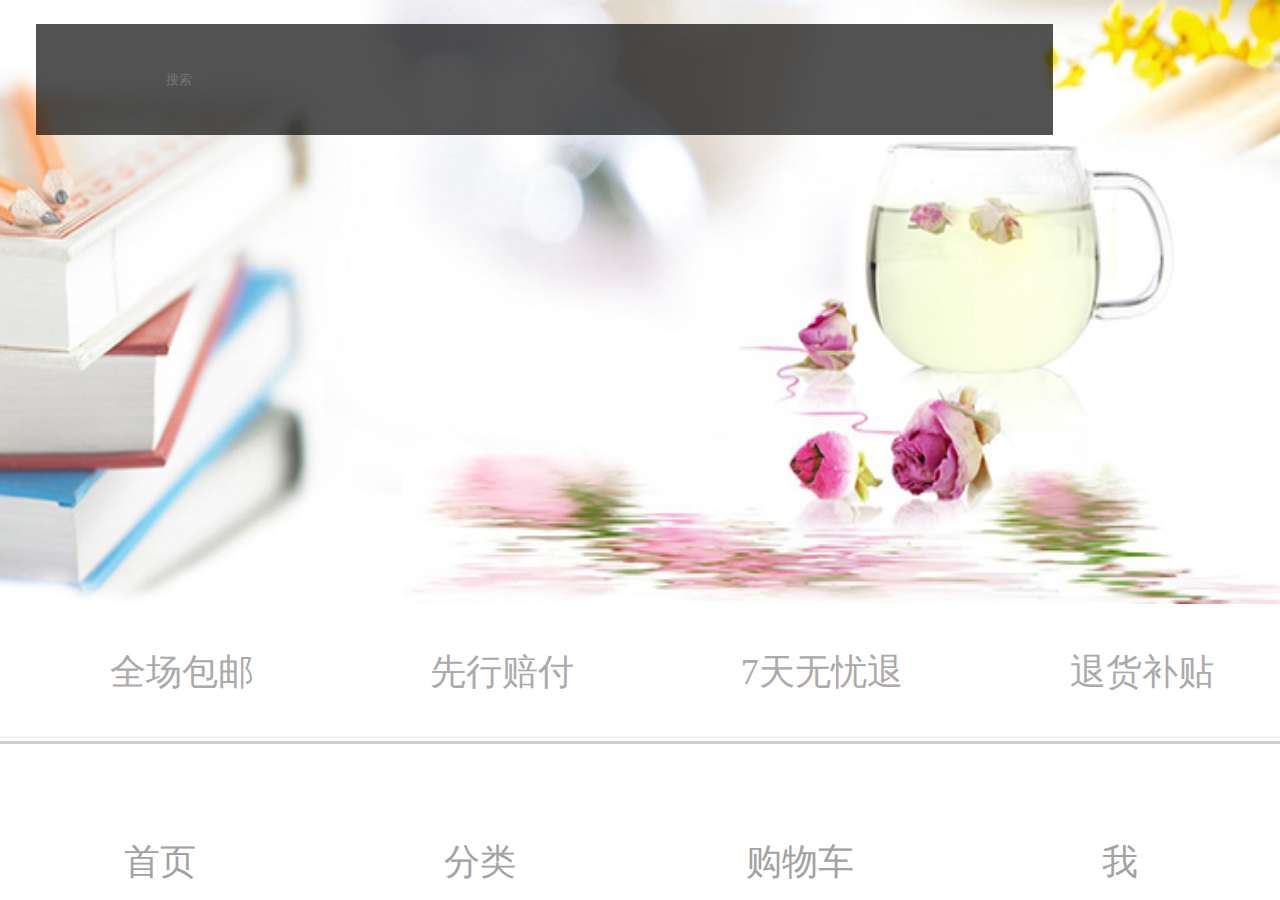
<file: index.html>
<!doctype html>
<html lang="en">
<head>
    <meta charset="UTF-8">
    <meta name="viewport"
          content="width=device-width, user-scalable=no, initial-scale=1.0, maximum-scale=1.0, minimum-scale=1.0">
    <meta http-equiv="X-UA-Compatible" content="ie=edge">
    <title>Document</title>
    <link rel="stylesheet" href="css/index.css">
    <link rel="stylesheet" href="css/public.css">
    <script src="js/rem.js"></script>
</head>
<body>
    <header>
        <!--banner-->
        <div class="banner">
            <img src="img/banner1.jpg" alt="">
        </div>
        <div class="sousuo">
            <div class="search_box">
                <span class="search_icon">&#xe65a;</span>
                <span class="code_icon">&#xe685;</span>
                <input type="text" class="search" placeholder="搜索">
            </div>
            <span class="message">&#xe79f;</span>
        </div>
        <div class="service">
            <span class="service_item"><i>&#xe72c;</i><em>全场包邮</em></span>
            <span class="service_item"><i>&#xe72b;</i><em>先行赔付</em></span>
            <span class="service_item"><i>&#xe71a;</i><em>7天无忧退</em></span>
            <span class="service_item"><i>&#xe72c;</i><em>退货补贴</em></span>
        </div>
    </header>
    <main class="content">
        <!--直播特卖-->
        <div class="temai_box">
            <ul>
                <li>
                    <div class="temai_top"><img src="img/touxiang.jpg" alt=""></div>
                    <span>直播特卖</span>
                </li>
                <li>
                    <div class="temai_top"><img src="img/touxiang.jpg" alt=""></div>
                    <span>网红上新</span>
                </li>
                <li>
                    <div class="temai_top"><img src="img/touxiang.jpg" alt=""></div>
                    <span>大家都在买</span>
                </li>
                <li>
                    <div class="temai_top"><img src="img/touxiang.jpg" alt=""></div>
                    <span>好物推荐</span>
                </li>
            </ul>
        </div>
        <!--限时秒杀-->
        <div class="miaosha_box">
            <div class="miaosha_top">
                <span class="miaosha_left">&#xe721; <i>限时秒杀</i></span>
                <span class="miaosha_right">每日12点  16点  22点整点秒杀</span>
            </div>
            <div class="miaosha_bottom">
                <img src="img/ms1.png" alt="" class="miaosha_left_tu">
                <img src="img/ms2.png" alt="" class="miaosha_right_tu">
            </div>
        </div>
        <!--正在流行-->
        <div class="liuxing_box">
            <div class="liuxing_top">
                <span class="liuxing_left">&#xe721; <i>正在流行</i></span>
                <span class="liuxing_right">查看更多 <i>&#xe64d;</i></span>
            </div>
            <div class="liuxing_bottom">
                <div class="liuxing_item_box">
                    <ul>
                        <li>
                            <div class="liuxing_item_imgBox">
                                <img src="img/touxiang.jpg" alt="" class="liuxing_item_img">
                            </div>
                            <div class="liuxing_item_desc">人气网红美裙</div>
                        </li>
                        <li>
                            <div class="liuxing_item_imgBox">
                                <img src="img/touxiang.jpg" alt="" class="liuxing_item_img">
                            </div>
                            <div class="liuxing_item_desc">人气网红美裙</div>
                        </li>
                        <li>
                            <div class="liuxing_item_imgBox">
                                <img src="img/touxiang.jpg" alt="" class="liuxing_item_img">
                            </div>
                            <div class="liuxing_item_desc">人气网红美裙</div>
                        </li>
                        <li>
                            <div class="liuxing_item_imgBox">
                                <img src="img/touxiang.jpg" alt="" class="liuxing_item_img">
                            </div>
                            <div class="liuxing_item_desc">人气网红美裙</div>
                        </li>
                        <li>
                            <div class="liuxing_item_imgBox">
                                <img src="img/touxiang.jpg" alt="" class="liuxing_item_img">
                            </div>
                            <div class="liuxing_item_desc">人气网红美裙</div>
                        </li>
                        <li>
                            <div class="liuxing_item_imgBox">
                                <img src="img/touxiang.jpg" alt="" class="liuxing_item_img">
                            </div>
                            <div class="liuxing_item_desc">人气网红美裙</div>
                        </li>
                        <li>
                            <div class="liuxing_item_imgBox">
                                <img src="img/touxiang.jpg" alt="" class="liuxing_item_img">
                            </div>
                            <div class="liuxing_item_desc">人气网红美裙</div>
                        </li>
                        <li>
                            <div class="liuxing_item_imgBox">
                                <img src="img/touxiang.jpg" alt="" class="liuxing_item_img">
                            </div>
                            <div class="liuxing_item_desc">人气网红美裙</div>
                        </li>
                        <li>
                            <div class="liuxing_item_imgBox">
                                <img src="img/touxiang.jpg" alt="" class="liuxing_item_img">
                            </div>
                            <div class="liuxing_item_desc">人气网红美裙</div>
                        </li>
                    </ul>
                    <div class="pagers_box">
                        <div class="pager"></div>
                        <div class="pager"></div>
                        <div class="pager"></div>
                        <div class="pager"></div>
                        <div class="pager"></div>
                    </div>
                </div>
            </div>
        </div>
        <!--流行单品-->
        <div class="fashion_box">
            <div class="fashion_top">
                <span class="fashion_top_wenzi">
                    &#xe701; <i>流行单品</i>
                </span>
            </div>
            <div class="fashion_bottom">
                <a href="detail.html"><div class="fashion_item">
                    <img src="img/l1.png" alt="">
                    <div class="fashion_desc">
                        <div class="fashion_biaoqian">
                            <div class="fashion_biaoqian_item">T恤</div>
                            <div class="fashion_biaoqian_item">半袖上衣</div>
                            <div class="fashion_biaoqian_item">心机</div>
                            <div class="fashion_biaoqian_item">后背镂空</div>
                            <div class="fashion_biaoqian_item">宽松</div>
                            <div class="fashion_biaoqian_item">中长款</div>
                            <div class="fashion_biaoqian_item">时尚</div>
                        </div>
                        <div class="fashion_price_box">
                            <span class="fashion_price">￥ <i>49.00</i></span>
                            <span class="fashion_shoucang">0 <i></i></span>
                        </div>
                    </div>
                </div></a>
                <div class="fashion_item">
                    <img src="img/l1.png" alt="">
                    <div class="fashion_desc">
                        <div class="fashion_biaoqian">
                            <div class="fashion_biaoqian_item">T恤</div>
                            <div class="fashion_biaoqian_item">半袖上衣</div>
                            <div class="fashion_biaoqian_item">心机</div>
                            <div class="fashion_biaoqian_item">后背镂空</div>
                            <div class="fashion_biaoqian_item">宽松</div>
                            <div class="fashion_biaoqian_item">中长款</div>
                            <div class="fashion_biaoqian_item">时尚</div>
                        </div>
                        <div class="fashion_price_box">
                            <span class="fashion_price">￥ <i>49.00</i></span>
                            <span class="fashion_shoucang">0 <i></i></span>
                        </div>
                    </div>
                </div>
                <div class="fashion_item">
                    <img src="img/l1.png" alt="">
                    <div class="fashion_desc">
                        <div class="fashion_biaoqian">
                            <div class="fashion_biaoqian_item">T恤</div>
                            <div class="fashion_biaoqian_item">半袖上衣</div>
                            <div class="fashion_biaoqian_item">心机</div>
                            <div class="fashion_biaoqian_item">后背镂空</div>
                            <div class="fashion_biaoqian_item">宽松</div>
                            <div class="fashion_biaoqian_item">中长款</div>
                            <div class="fashion_biaoqian_item">时尚</div>
                        </div>
                        <div class="fashion_price_box">
                            <span class="fashion_price">￥ <i>49.00</i></span>
                            <span class="fashion_shoucang">0 <i></i></span>
                        </div>
                    </div>
                </div>
                <div class="fashion_item">
                    <img src="img/l1.png" alt="">
                    <div class="fashion_desc">
                        <div class="fashion_biaoqian">
                            <div class="fashion_biaoqian_item">T恤</div>
                            <div class="fashion_biaoqian_item">半袖上衣</div>
                            <div class="fashion_biaoqian_item">心机</div>
                            <div class="fashion_biaoqian_item">后背镂空</div>
                            <div class="fashion_biaoqian_item">宽松</div>
                            <div class="fashion_biaoqian_item">中长款</div>
                            <div class="fashion_biaoqian_item">时尚</div>
                        </div>
                        <div class="fashion_price_box">
                            <span class="fashion_price">￥ <i>49.00</i></span>
                            <span class="fashion_shoucang">0 <i></i></span>
                        </div>
                    </div>
                </div>
                <div class="fashion_item">
                    <img src="img/l1.png" alt="">
                    <div class="fashion_desc">
                        <div class="fashion_biaoqian">
                            <div class="fashion_biaoqian_item">T恤</div>
                            <div class="fashion_biaoqian_item">半袖上衣</div>
                            <div class="fashion_biaoqian_item">心机</div>
                            <div class="fashion_biaoqian_item">后背镂空</div>
                            <div class="fashion_biaoqian_item">宽松</div>
                            <div class="fashion_biaoqian_item">中长款</div>
                            <div class="fashion_biaoqian_item">时尚</div>
                        </div>
                        <div class="fashion_price_box">
                            <span class="fashion_price">￥ <i>49.00</i></span>
                            <span class="fashion_shoucang">0 <i></i></span>
                        </div>
                    </div>
                </div>
                <div class="fashion_item">
                    <img src="img/l1.png" alt="">
                    <div class="fashion_desc">
                        <div class="fashion_biaoqian">
                            <div class="fashion_biaoqian_item">T恤</div>
                            <div class="fashion_biaoqian_item">半袖上衣</div>
                            <div class="fashion_biaoqian_item">心机</div>
                            <div class="fashion_biaoqian_item">后背镂空</div>
                            <div class="fashion_biaoqian_item">宽松</div>
                            <div class="fashion_biaoqian_item">中长款</div>
                            <div class="fashion_biaoqian_item">时尚</div>
                        </div>
                        <div class="fashion_price_box">
                            <span class="fashion_price">￥ <i>49.00</i></span>
                            <span class="fashion_shoucang">0 <i></i></span>
                        </div>
                    </div>
                </div>
                <div class="fashion_item">
                    <img src="img/l1.png" alt="">
                    <div class="fashion_desc">
                        <div class="fashion_biaoqian">
                            <div class="fashion_biaoqian_item">T恤</div>
                            <div class="fashion_biaoqian_item">半袖上衣</div>
                            <div class="fashion_biaoqian_item">心机</div>
                            <div class="fashion_biaoqian_item">后背镂空</div>
                            <div class="fashion_biaoqian_item">宽松</div>
                            <div class="fashion_biaoqian_item">中长款</div>
                            <div class="fashion_biaoqian_item">时尚</div>
                        </div>
                        <div class="fashion_price_box">
                            <span class="fashion_price">￥ <i>49.00</i></span>
                            <span class="fashion_shoucang">0 <i></i></span>
                        </div>
                    </div>
                </div>
                <div class="fashion_item">
                    <img src="img/l1.png" alt="">
                    <div class="fashion_desc">
                        <div class="fashion_biaoqian">
                            <div class="fashion_biaoqian_item">T恤</div>
                            <div class="fashion_biaoqian_item">半袖上衣</div>
                            <div class="fashion_biaoqian_item">心机</div>
                            <div class="fashion_biaoqian_item">后背镂空</div>
                            <div class="fashion_biaoqian_item">宽松</div>
                            <div class="fashion_biaoqian_item">中长款</div>
                            <div class="fashion_biaoqian_item">时尚</div>
                        </div>
                        <div class="fashion_price_box">
                            <span class="fashion_price">￥ <i>49.00</i></span>
                            <span class="fashion_shoucang">0 <i></i></span>
                        </div>
                    </div>
                </div>
            </div>
        </div>
    </main>
    <footer>
        <ul class="site">
            <li>
                <a href="index.html">
                    <span class="site_icon">&#xe646;</span>
                    <span class="site_wenzi">首页</span>
                </a>
            </li>
            <li>
                <a href="fenlei.html">
                    <span class="site_icon">&#xe71c;</span>
                    <span class="site_wenzi">分类</span>
                </a>
            </li>
            <li>
                <a href="cart.html">
                    <span class="site_icon">&#xe70b;</span>
                    <span class="site_wenzi">购物车</span>
                </a>
            </li>
            <li>
                <a href="myinfo.html">
                    <span class="site_icon">&#xe729;</span>
                    <span class="site_wenzi">我</span>
                </a>
            </li>
        </ul>
    </footer>
</body>
</html>
</file>
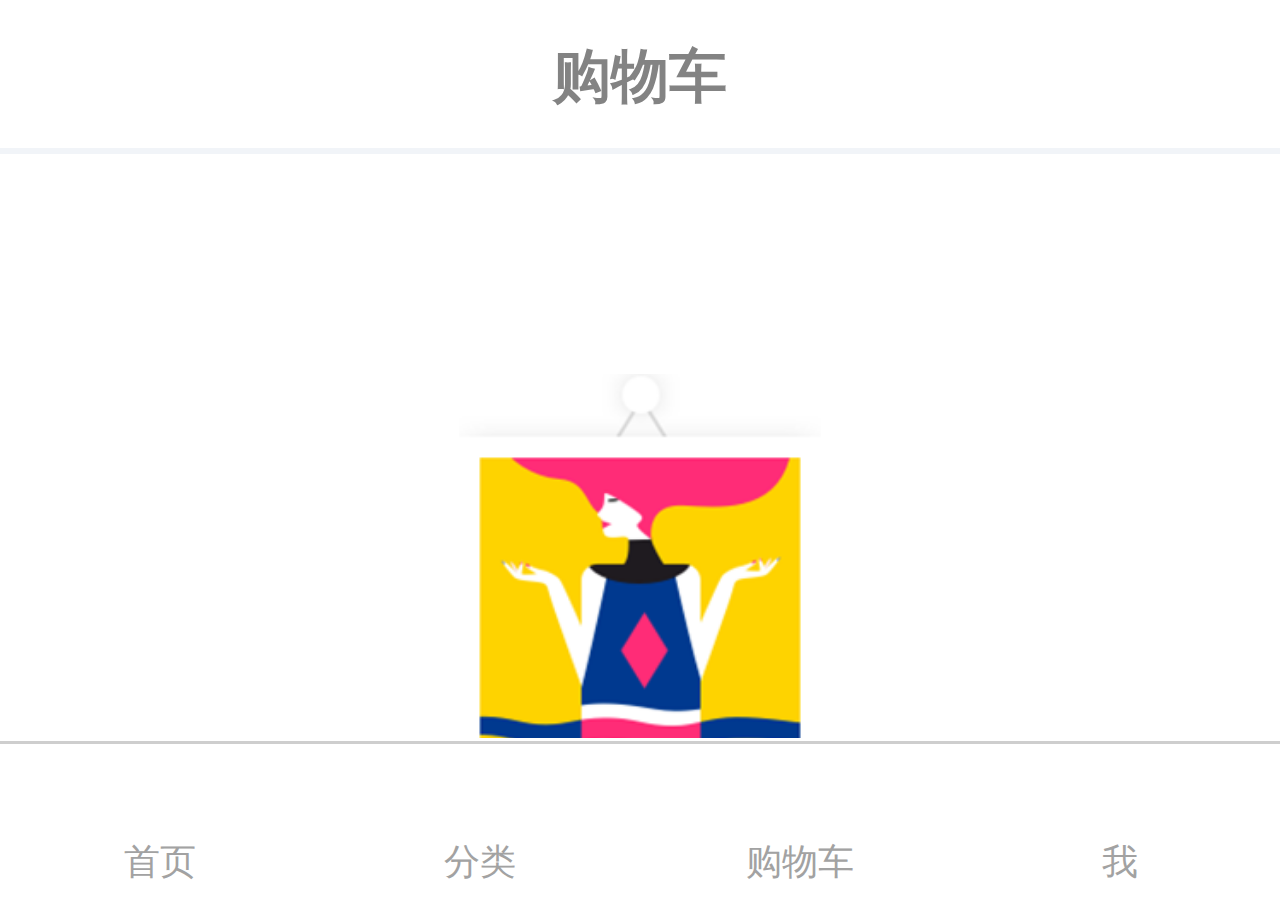
<file: cart.html>
<!doctype html>
<html lang="en">
<head>
    <meta charset="UTF-8">
    <meta name="viewport"
          content="width=device-width, user-scalable=no, initial-scale=1.0, maximum-scale=1.0, minimum-scale=1.0">
    <meta http-equiv="X-UA-Compatible" content="ie=edge">
    <title>Document</title>
    <link rel="stylesheet" href="css/cart.css">
    <link rel="stylesheet" href="css/public.css">
    <script src="js/rem.js"></script>
</head>
<body>
    <header>购物车</header>
    <main class="content">
        <section class="cart">
            <div class="cart_top">
                <img src="img/cart.png" alt="">
                <h2>购物车空空如也</h2>
            </div>
            <div class="cart_bottom">随便逛逛</div>
        </section>
        <section class="favor">
            <h1>猜你喜欢</h1>
            <div class="favor_list">
                <div class="favor_item">
                    <img src="img/favor.png" alt="">
                    <div class="favor_desc">
                        <h2>韩版宽松中长款撞色呢子外套</h2>
                        <div class="favor_about">
                            <span class="favor_price">￥ <i>249.00</i></span>
                            <span class="favor_shoucang">656 <i>&#xe6ab;</i></span>
                        </div>
                    </div>
                </div>
                <div class="favor_item">
                    <img src="img/favor.png" alt="">
                    <div class="favor_desc">
                        <h2>韩版宽松中长款撞色呢子外套</h2>
                        <div class="favor_about">
                            <span class="favor_price">￥ <i>249.00</i></span>
                            <span class="favor_shoucang">656 <i>&#xe6ab;</i></span>
                        </div>
                    </div>
                </div>
                <div class="favor_item">
                    <img src="img/favor.png" alt="">
                    <div class="favor_desc">
                        <h2>韩版宽松中长款撞色呢子外套</h2>
                        <div class="favor_about">
                            <span class="favor_price">￥ <i>249.00</i></span>
                            <span class="favor_shoucang">656 <i>&#xe6ab;</i></span>
                        </div>
                    </div>
                </div>
                <div class="favor_item">
                    <img src="img/favor.png" alt="">
                    <div class="favor_desc">
                        <h2>韩版宽松中长款撞色呢子外套</h2>
                        <div class="favor_about">
                            <span class="favor_price">￥ <i>249.00</i></span>
                            <span class="favor_shoucang">656 <i>&#xe6ab;</i></span>
                        </div>
                    </div>
                </div>
                <div class="favor_item">
                    <img src="img/favor.png" alt="">
                    <div class="favor_desc">
                        <h2>韩版宽松中长款撞色呢子外套</h2>
                        <div class="favor_about">
                            <span class="favor_price">￥ <i>249.00</i></span>
                            <span class="favor_shoucang">656 <i>&#xe6ab;</i></span>
                        </div>
                    </div>
                </div>
                <div class="favor_item">
                    <img src="img/favor.png" alt="">
                    <div class="favor_desc">
                        <h2>韩版宽松中长款撞色呢子外套</h2>
                        <div class="favor_about">
                            <span class="favor_price">￥ <i>249.00</i></span>
                            <span class="favor_shoucang">656 <i>&#xe6ab;</i></span>
                        </div>
                    </div>
                </div>
                <div class="favor_item">
                    <img src="img/favor.png" alt="">
                    <div class="favor_desc">
                        <h2>韩版宽松中长款撞色呢子外套</h2>
                        <div class="favor_about">
                            <span class="favor_price">￥ <i>249.00</i></span>
                            <span class="favor_shoucang">656 <i>&#xe6ab;</i></span>
                        </div>
                    </div>
                </div>
            </div>
        </section>
    </main>
    <footer>
        <ul class="site">
            <li>
                <a href="index.html">
                    <span class="site_icon">&#xe646;</span>
                    <span class="site_wenzi">首页</span>
                </a>
            </li>
            <li>
                <a href="fenlei.html">
                    <span class="site_icon">&#xe71c;</span>
                    <span class="site_wenzi">分类</span>
                </a>
            </li>
            <li>
                <a href="cart.html">
                    <span class="site_icon">&#xe70b;</span>
                    <span class="site_wenzi">购物车</span>
                </a>
            </li>
            <li>
                <a href="myinfo.html">
                    <span class="site_icon">&#xe729;</span>
                    <span class="site_wenzi">我</span>
                </a>
            </li>
        </ul>
    </footer>
</body>
</html>
</file>
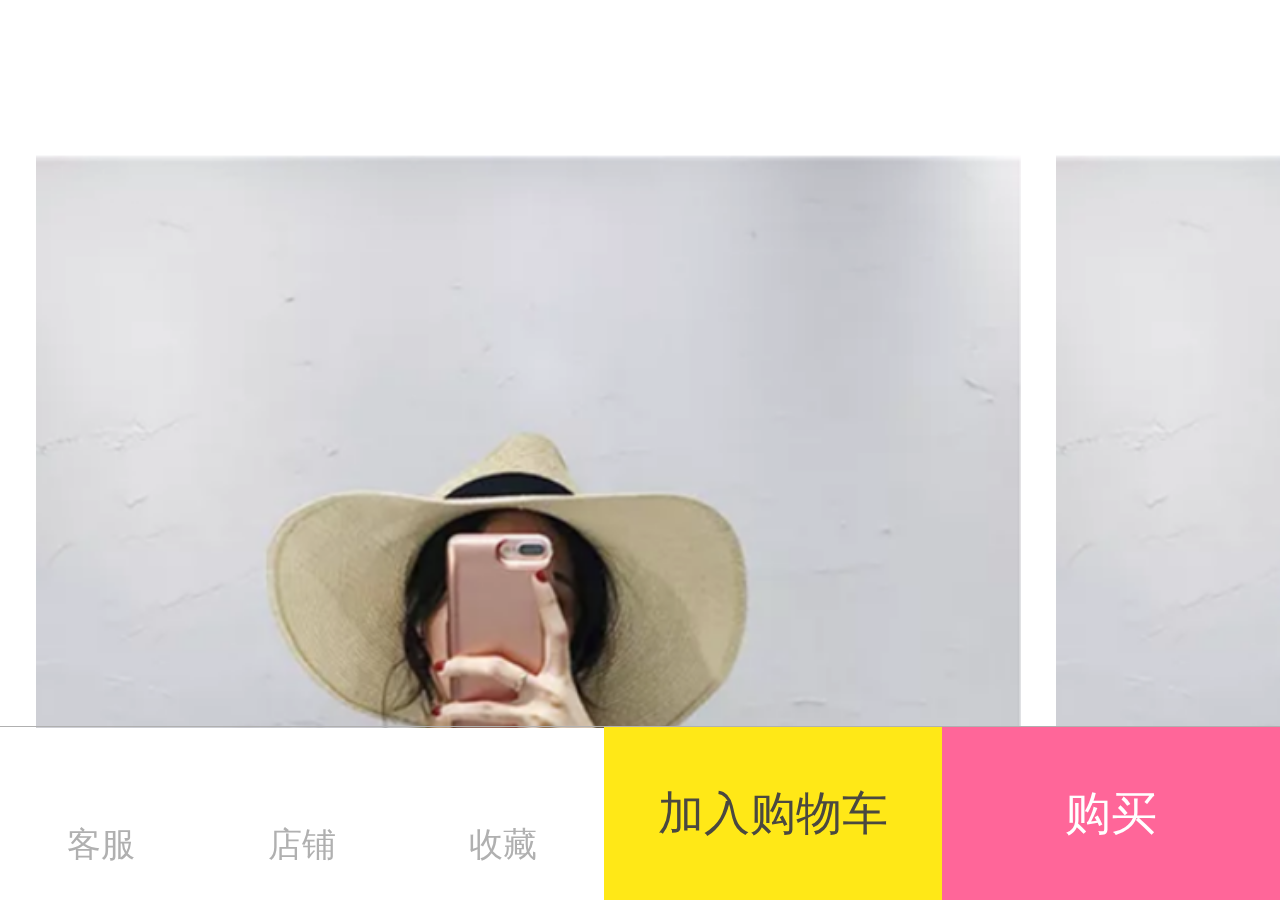
<file: detail.html>
<!doctype html>
<html lang="en">
<head>
    <meta charset="UTF-8">
    <meta name="viewport"
          content="width=device-width, user-scalable=no, initial-scale=1.0, maximum-scale=1.0, minimum-scale=1.0">
    <meta http-equiv="X-UA-Compatible" content="ie=edge">
    <title>Document</title>
    <link rel="stylesheet" href="css/detail.css">
    <link rel="stylesheet" href="css/public.css">
    <script src="js/rem.js"></script>
</head>
<body>
    <header>
        <span class="back">&#xe667;</span>
        <div class="box">
            <span class="forward">&#xe70d;</span>
            <span class="cart_icon">&#xe608;</span>
        </div>
    </header>
    <main class="content">
        <section class="deatil_tu">
            <img src="img/d1.png" alt="">
            <img src="img/d1.png" alt="">
            <img src="img/d1.png" alt="">
            <img src="img/d1.png" alt="">
            <img src="img/d1.png" alt="">
        </section>
        <section class="datail_title">
            韩版夏季新款后背镂空小心机宽松半袖上衣中长款学生百搭时尚打底衫五分袖T恤女
        </section>
        <section class="detail_price_box">
            <span class="detail_nprice">￥ <i>49.00</i></span>
            <span class="detail_yprice">￥ <i>70.00</i></span>
            <span class="detail_cuxiao">限量促销</span>
        </section>
        <!--销售量-->
        <section class="detail_sale_box">
            <span class="detail_sale">销量 <i>0</i>
            <em>|</em></span>
            <span class="detail_sale">收藏 <i>1</i>人
            <em>|</em></span>
            <span class="detail_sale">72小时内发货
            </span>
        </section>
        <!--退换货-->
        <section class="returns_box">
            <span class="returns">&#xe771;<em>退货补运费</em></span>
            <span class="returns">&#xe771;<em>全国包邮</em></span>
            <span class="returns">&#xe771;<em>7天无理由退货</em></span>
            <i>&#xe641;</i>
        </section>
        <!--商家-->
        <section class="business_box">
            <div class="business_info">
                <div class="business_info_left">
                    <div class="business_info_logo">
                        <img src="img/shop.jpg" alt="">
                    </div>
                    <div class="business_info_name">有Young风格女装</div>
                </div>
                <div class="business_info_right">
                    &#xe647; 收藏
                </div>
            </div>
            <div class="business_xl_box">
                <div class="business_xl_left">
                    <div class="business_sxl">
                        <h5><i>21.7</i>万</h5>
                        <p>总销量</p>
                    </div>
                    <div class="business_sxl business_sb">
                        <h5>269</h5>
                        <p>全部宝贝</p>
                    </div>
                </div>
                <div class="business_xl_right">
                    <div class="business_xl_pf">
                        <span class="business_xl_desc">描述相符 <i>4.47</i></span>
                        <span class="business_xl_sj">&#xe765;</span>
                    </div>
                    <div class="business_xl_pf business_xl_jg">
                        <span class="business_xl_desc">价格合理 <i>5.00</i></span>
                        <span class="business_xl_sj">&#xe768;</span>
                    </div>
                    <div class="business_xl_pf">
                        <span class="business_xl_desc">质量满意 <i>4.47</i></span>
                        <span class="business_xl_sj">&#xe765;</span>
                    </div>
                </div>
            </div>
            <div class="business_all">
                <div class="business_all_left">进店逛逛</div>
                <div class="business_all_right">全部商品</div>
            </div>
        </section>
        <!--为你推荐-->
        <section class="tuijian_box">
            <div class="tuijian_top">
                为你推荐
            </div>
            <div class="tuijian_bottom">
                <ul>
                    <li><img src="img/tj.png" alt=""><h5>70.00</h5></li>
                    <li><img src="img/tj.png" alt=""><h5>70.00</h5></li>
                    <li><img src="img/tj.png" alt=""><h5>70.00</h5></li>
                    <li><img src="img/tj.png" alt=""><h5>70.00</h5></li>
                    <li><img src="img/tj.png" alt=""><h5>70.00</h5></li>
                    <li><img src="img/tj.png" alt=""><h5>70.00</h5></li>
                    <li><img src="img/tj.png" alt=""><h5>70.00</h5></li>
                    <li><img src="img/tj.png" alt=""><h5>70.00</h5></li>
                </ul>
                <div class="tuijian_pagers">
                    <div class="tuijian_pager"></div>
                    <div class="tuijian_pager"></div>
                    <div class="tuijian_pager"></div>
                    <div class="tuijian_pager"></div>
                    <div class="tuijian_pager"></div>
                </div>
            </div>
        </section>
        <div class="tuwen">继续拖动，查看图文详情</div>
        <!--详情、规格尺码、热卖推荐-->
        <div class="details">
            <div class="details_types">
                <div class="details_type active">
                    详情
                </div>
                <div class="details_type">
                    规格尺码
                </div>
                <div class="details_type">
                    热卖推荐
                </div>
            </div>
            <p class="details_notice">本店下单一律赠送运险费，支持7天无理由退换货，请放心购买！！！</p>
            <h1 class="details_title">穿着效果</h1>
            <div class="details_imgBox">
                <img src="img/c.png" alt="" class="details_img">
                <img src="img/c.png" alt="" class="details_img">
                <img src="img/c.png" alt="" class="details_img">
                <img src="img/c.png" alt="" class="details_img">
                <img src="img/c.png" alt="" class="details_img">
                <img src="img/c.png" alt="" class="details_img">
            </div>
            <div class="details_pintroBox">
                <div class="details_pintro">
                    <div class="details_pintro_line"></div>
                    <div class="details_pintro_wenzi">
                        <h1>价格说明</h1>
                        <p>划线价格：划线价格并非指“原价”，是“吊牌价”或“专柜价”或
                            “产商指导价”或其他有真实来源依据的价格，仅供您参考。</p>
                        <p>未划线价格：未划线价格是商品的实时销售标价，具体成交价格可能会因使用优惠券，积分等发生变化，最终以订单结算页价格为准。</p>
                    </div>
                </div>
                <p class="details_pintro1">*此说明仅当出现价格比较时有效，具体请参见
                    《美丽说价格发布规范》，若商家单独对划线价格进行说明的，以商家的表述为准。</p>
            </div>
            <!--热卖推荐-->
            <section class="favor remai">
                <h1>热卖推荐</h1>
                <div class="favor_list remai_list">
                    <div class="favor_item">
                        <img src="img/favor.png" alt="">
                        <div class="favor_desc">
                            <h2>韩版宽松中长款撞色呢子外套</h2>
                            <div class="favor_about">
                                <span class="favor_price">￥ <i>249.00</i></span>
                                <span class="favor_shoucang">656 <i>&#xe6ab;</i></span>
                            </div>
                        </div>
                    </div>
                    <div class="favor_item">
                        <img src="img/favor.png" alt="">
                        <div class="favor_desc">
                            <h2>韩版宽松中长款撞色呢子外套</h2>
                            <div class="favor_about">
                                <span class="favor_price">￥ <i>249.00</i></span>
                                <span class="favor_shoucang">656 <i>&#xe6ab;</i></span>
                            </div>
                        </div>
                    </div>
                    <div class="favor_item">
                        <img src="img/favor.png" alt="">
                        <div class="favor_desc">
                            <h2>韩版宽松中长款撞色呢子外套</h2>
                            <div class="favor_about">
                                <span class="favor_price">￥ <i>249.00</i></span>
                                <span class="favor_shoucang">656 <i>&#xe6ab;</i></span>
                            </div>
                        </div>
                    </div>
                    <div class="favor_item">
                        <img src="img/favor.png" alt="">
                        <div class="favor_desc">
                            <h2>韩版宽松中长款撞色呢子外套</h2>
                            <div class="favor_about">
                                <span class="favor_price">￥ <i>249.00</i></span>
                                <span class="favor_shoucang">656 <i>&#xe6ab;</i></span>
                            </div>
                        </div>
                    </div>
                    <div class="favor_item">
                        <img src="img/favor.png" alt="">
                        <div class="favor_desc">
                            <h2>韩版宽松中长款撞色呢子外套</h2>
                            <div class="favor_about">
                                <span class="favor_price">￥ <i>249.00</i></span>
                                <span class="favor_shoucang">656 <i>&#xe6ab;</i></span>
                            </div>
                        </div>
                    </div>
                    <div class="favor_item">
                        <img src="img/favor.png" alt="">
                        <div class="favor_desc">
                            <h2>韩版宽松中长款撞色呢子外套</h2>
                            <div class="favor_about">
                                <span class="favor_price">￥ <i>249.00</i></span>
                                <span class="favor_shoucang">656 <i>&#xe6ab;</i></span>
                            </div>
                        </div>
                    </div>
                    <div class="favor_item">
                        <img src="img/favor.png" alt="">
                        <div class="favor_desc">
                            <h2>韩版宽松中长款撞色呢子外套</h2>
                            <div class="favor_about">
                                <span class="favor_price">￥ <i>249.00</i></span>
                                <span class="favor_shoucang">656 <i>&#xe6ab;</i></span>
                            </div>
                        </div>
                    </div>
                </div>
            </section>
        </div>
    </main>
    <footer>
        <div class="site_left">
            <div class="site_left_item">
                <span class="site_left_item_icon">
                    &#xe68b;
                </span>
                <span class="site_left_item_wenzi">客服</span>
            </div>
            <div class="site_left_item">
                <span class="site_left_item_icon">
                    &#xe70e;
                </span>
                <span class="site_left_item_wenzi">店铺</span>
            </div>
            <div class="site_left_item">
                <span class="site_left_item_icon">
                    &#xe6cc;
                </span>
                <span class="site_left_item_wenzi">收藏</span>
            </div>
        </div>
        <div class="site_right">
            <div class="site_right_item">加入购物车</div>
            <div class="site_right_item">购买</div>
        </div>
    </footer>
</body>
</html>
</file>
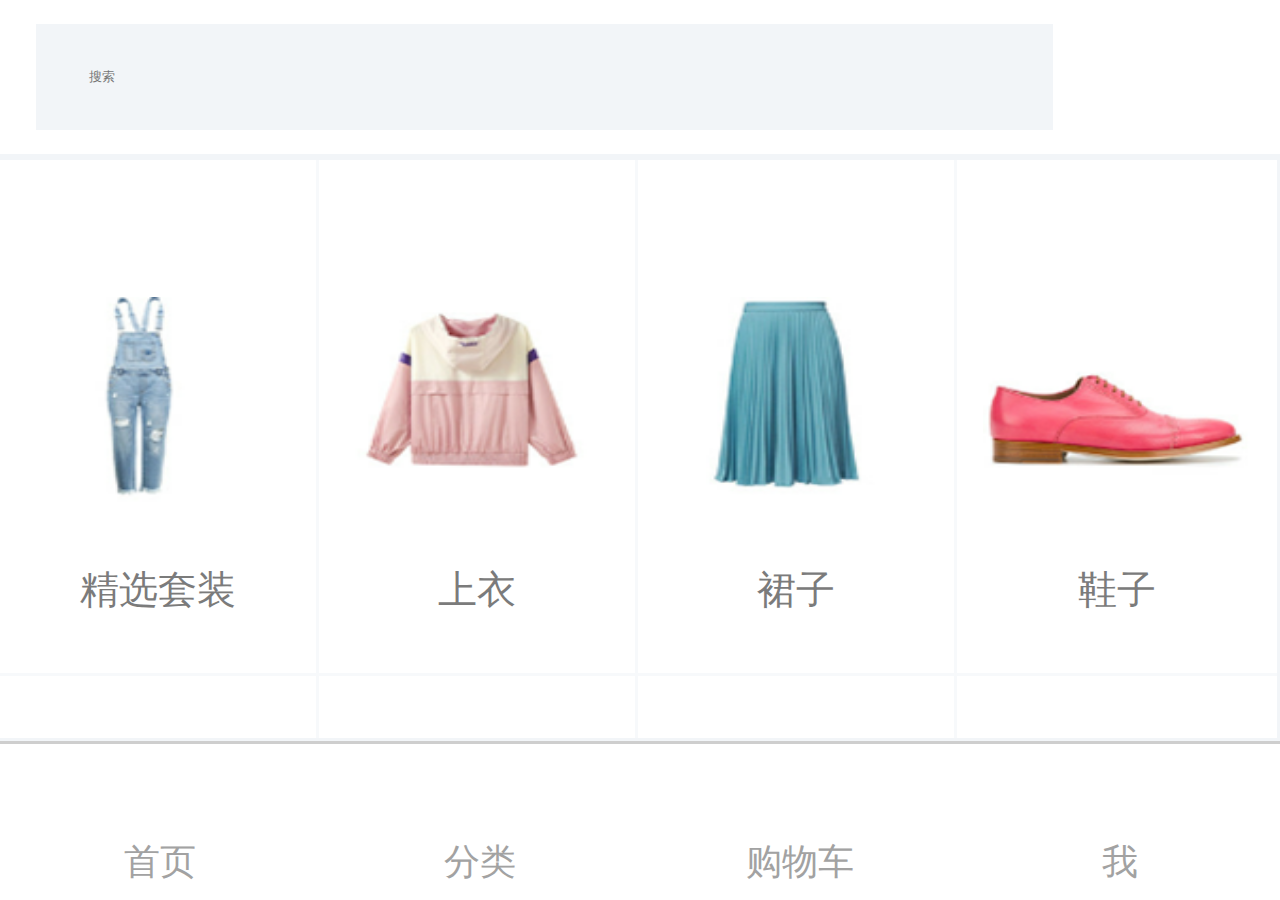
<file: fenlei.html>
<!doctype html>
<html lang="en">
<head>
    <meta charset="UTF-8">
    <meta name="viewport"
          content="width=device-width, user-scalable=no, initial-scale=1.0, maximum-scale=1.0, minimum-scale=1.0">
    <meta http-equiv="X-UA-Compatible" content="ie=edge">
    <title>Document</title>
    <link rel="stylesheet" href="css/fenlei.css">
    <link rel="stylesheet" href="css/public.css">
    <script src="js/rem.js"></script>
</head>
<body>
    <header>
        <input type="text" placeholder="&#xe65b;&nbsp;&nbsp;搜索" class="search">
        <span class="message">&#xe79f;</span>
    </header>
    <main class="content">
        <!--分类列表-->
        <section class="fenlei_list">
            <ul class="fenlei_list_item1">
                <li>
                    <img src="img/fl1.png" alt="">
                    <span class="wenzi">精选套装</span>
                </li>
                <li>
                    <img src="img/fl2.png" alt="">
                    <span class="wenzi">上衣</span>
                </li>
                <li>
                    <img src="img/fl3.png" alt="">
                    <span class="wenzi">裙子</span>
                </li>
                <li>
                    <img src="img/fl4.png" alt="">
                    <span class="wenzi">鞋子</span>
                </li>
            </ul>
            <ul class="fenlei_list_item1">
                <li>
                    <img src="img/fl1.png" alt="">
                    <span class="wenzi">精选套装</span>
                </li>
                <li>
                    <img src="img/fl2.png" alt="">
                    <span class="wenzi">上衣</span>
                </li>
                <li>
                    <img src="img/fl3.png" alt="">
                    <span class="wenzi">裙子</span>
                </li>
                <li>
                    <img src="img/fl4.png" alt="">
                    <span class="wenzi">鞋子</span>
                </li>
            </ul>
            <ul class="fenlei_list_item1">
                <li>
                    <img src="img/fl1.png" alt="">
                    <span class="wenzi">精选套装</span>
                </li>
                <li>
                    <img src="img/fl2.png" alt="">
                    <span class="wenzi">上衣</span>
                </li>
                <li>
                    <img src="img/fl3.png" alt="">
                    <span class="wenzi">裙子</span>
                </li>
                <li>
                    <img src="img/fl4.png" alt="">
                    <span class="wenzi">鞋子</span>
                </li>
            </ul>
            <ul class="fenlei_list_item1">
                <li>
                    <img src="img/fl1.png" alt="">
                    <span class="wenzi">精选套装</span>
                </li>
                <li>
                    <img src="img/fl2.png" alt="">
                    <span class="wenzi">上衣</span>
                </li>
                <li>
                    <img src="img/fl3.png" alt="">
                    <span class="wenzi">裙子</span>
                </li>
                <li>
                    <img src="img/fl4.png" alt="">
                    <span class="wenzi">鞋子</span>
                </li>
            </ul>
        </section>
        <!--流行、热销、上新-->
        <section class="fashion">
            <div class="fashion_top">
                <div class="fashion_title active">流行</div>
                <div class="fashion_title">热销</div>
                <div class="fashion_title">上新</div>
            </div>
            <div class="fashion_bottom">
                <div class="fashion_item">
                    <img src="img/l1.png" alt="">
                    <div class="fashion_desc">
                    <div class="fashion_biaoqian">
                        <div class="fashion_biaoqian_item">T恤</div>
                        <div class="fashion_biaoqian_item">半袖上衣</div>
                        <div class="fashion_biaoqian_item">心机</div>
                        <div class="fashion_biaoqian_item">后背镂空</div>
                        <div class="fashion_biaoqian_item">宽松</div>
                        <div class="fashion_biaoqian_item">中长款</div>
                        <div class="fashion_biaoqian_item">时尚</div>
                    </div>
                    <div class="fashion_price_box">
                        <span class="fashion_price">￥ <i>49.00</i></span>
                        <span class="fashion_shoucang">0 <i>&#xe6ab;</i></span>
                    </div>
                </div>
                </div>
                <div class="fashion_item">
                    <img src="img/l1.png" alt="">
                    <div class="fashion_desc">
                        <div class="fashion_biaoqian">
                            <div class="fashion_biaoqian_item">T恤</div>
                            <div class="fashion_biaoqian_item">半袖上衣</div>
                            <div class="fashion_biaoqian_item">心机</div>
                            <div class="fashion_biaoqian_item">后背镂空</div>
                            <div class="fashion_biaoqian_item">宽松</div>
                            <div class="fashion_biaoqian_item">中长款</div>
                            <div class="fashion_biaoqian_item">时尚</div>
                        </div>
                        <div class="fashion_price_box">
                            <span class="fashion_price">￥ <i>49.00</i></span>
                            <span class="fashion_shoucang">0 <i>&#xe6ab;</i></span>
                        </div>
                    </div>
                </div>
                <div class="fashion_item">
                    <img src="img/l1.png" alt="">
                    <div class="fashion_desc">
                        <div class="fashion_biaoqian">
                            <div class="fashion_biaoqian_item">T恤</div>
                            <div class="fashion_biaoqian_item">半袖上衣</div>
                            <div class="fashion_biaoqian_item">心机</div>
                            <div class="fashion_biaoqian_item">后背镂空</div>
                            <div class="fashion_biaoqian_item">宽松</div>
                            <div class="fashion_biaoqian_item">中长款</div>
                            <div class="fashion_biaoqian_item">时尚</div>
                        </div>
                        <div class="fashion_price_box">
                            <span class="fashion_price">￥ <i>49.00</i></span>
                            <span class="fashion_shoucang">0 <i>&#xe6ab;</i></span>
                        </div>
                    </div>
                </div>
                <div class="fashion_item">
                    <img src="img/l1.png" alt="">
                    <div class="fashion_desc">
                        <div class="fashion_biaoqian">
                            <div class="fashion_biaoqian_item">T恤</div>
                            <div class="fashion_biaoqian_item">半袖上衣</div>
                            <div class="fashion_biaoqian_item">心机</div>
                            <div class="fashion_biaoqian_item">后背镂空</div>
                            <div class="fashion_biaoqian_item">宽松</div>
                            <div class="fashion_biaoqian_item">中长款</div>
                            <div class="fashion_biaoqian_item">时尚</div>
                        </div>
                        <div class="fashion_price_box">
                            <span class="fashion_price">￥ <i>49.00</i></span>
                            <span class="fashion_shoucang">0 <i>&#xe6ab;</i></span>
                        </div>
                    </div>
                </div>
                <div class="fashion_item">
                    <img src="img/l1.png" alt="">
                    <div class="fashion_desc">
                        <div class="fashion_biaoqian">
                            <div class="fashion_biaoqian_item">T恤</div>
                            <div class="fashion_biaoqian_item">半袖上衣</div>
                            <div class="fashion_biaoqian_item">心机</div>
                            <div class="fashion_biaoqian_item">后背镂空</div>
                            <div class="fashion_biaoqian_item">宽松</div>
                            <div class="fashion_biaoqian_item">中长款</div>
                            <div class="fashion_biaoqian_item">时尚</div>
                        </div>
                        <div class="fashion_price_box">
                            <span class="fashion_price">￥ <i>49.00</i></span>
                            <span class="fashion_shoucang">0 <i>&#xe6ab;</i></span>
                        </div>
                    </div>
                </div>
                <div class="fashion_item">
                    <img src="img/l1.png" alt="">
                    <div class="fashion_desc">
                        <div class="fashion_biaoqian">
                            <div class="fashion_biaoqian_item">T恤</div>
                            <div class="fashion_biaoqian_item">半袖上衣</div>
                            <div class="fashion_biaoqian_item">心机</div>
                            <div class="fashion_biaoqian_item">后背镂空</div>
                            <div class="fashion_biaoqian_item">宽松</div>
                            <div class="fashion_biaoqian_item">中长款</div>
                            <div class="fashion_biaoqian_item">时尚</div>
                        </div>
                        <div class="fashion_price_box">
                            <span class="fashion_price">￥ <i>49.00</i></span>
                            <span class="fashion_shoucang">0 <i>&#xe6ab;</i></span>
                        </div>
                    </div>
                </div>
                <div class="fashion_item">
                    <img src="img/l1.png" alt="">
                    <div class="fashion_desc">
                        <div class="fashion_biaoqian">
                            <div class="fashion_biaoqian_item">T恤</div>
                            <div class="fashion_biaoqian_item">半袖上衣</div>
                            <div class="fashion_biaoqian_item">心机</div>
                            <div class="fashion_biaoqian_item">后背镂空</div>
                            <div class="fashion_biaoqian_item">宽松</div>
                            <div class="fashion_biaoqian_item">中长款</div>
                            <div class="fashion_biaoqian_item">时尚</div>
                        </div>
                        <div class="fashion_price_box">
                            <span class="fashion_price">￥ <i>49.00</i></span>
                            <span class="fashion_shoucang">0 <i>&#xe6ab;</i></span>
                        </div>
                    </div>
                </div>
                <div class="fashion_item">
                    <img src="img/l1.png" alt="">
                    <div class="fashion_desc">
                        <div class="fashion_biaoqian">
                            <div class="fashion_biaoqian_item">T恤</div>
                            <div class="fashion_biaoqian_item">半袖上衣</div>
                            <div class="fashion_biaoqian_item">心机</div>
                            <div class="fashion_biaoqian_item">后背镂空</div>
                            <div class="fashion_biaoqian_item">宽松</div>
                            <div class="fashion_biaoqian_item">中长款</div>
                            <div class="fashion_biaoqian_item">时尚</div>
                        </div>
                        <div class="fashion_price_box">
                            <span class="fashion_price">￥ <i>49.00</i></span>
                            <span class="fashion_shoucang">0 <i>&#xe6ab;</i></span>
                        </div>
                    </div>
                </div>
            </div>
        </section>
    </main>
    <footer>
        <ul class="site">
            <li>
                <a href="index.html">
                    <span class="site_icon">&#xe646;</span>
                    <span class="site_wenzi">首页</span>
                </a>
            </li>
            <li>
                <a href="fenlei.html">
                    <span class="site_icon">&#xe71c;</span>
                    <span class="site_wenzi">分类</span>
                </a>
            </li>
            <li>
                <a href="cart.html">
                    <span class="site_icon">&#xe70b;</span>
                    <span class="site_wenzi">购物车</span>
                </a>
            </li>
            <li>
                <a href="myinfo.html">
                    <span class="site_icon">&#xe729;</span>
                    <span class="site_wenzi">我</span>
                </a>
            </li>
        </ul>
    </footer>
</body>
</html>
</file>
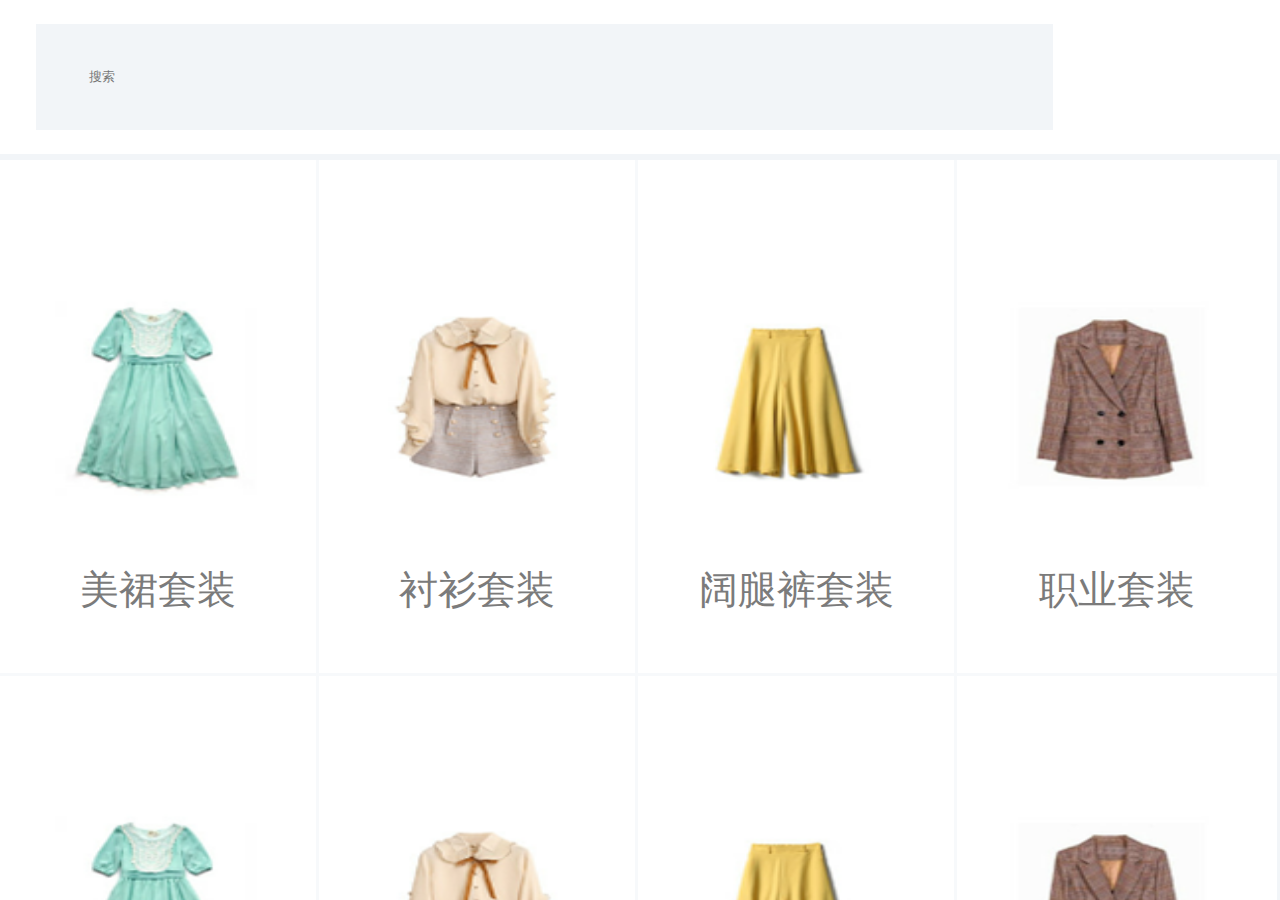
<file: fenleiList.html>
<!doctype html>
<html lang="en">
<head>
    <meta charset="UTF-8">
    <meta name="viewport"
          content="width=device-width, user-scalable=no, initial-scale=1.0, maximum-scale=1.0, minimum-scale=1.0">
    <meta http-equiv="X-UA-Compatible" content="ie=edge">
    <title>Document</title>
    <link rel="stylesheet" href="css/fenleiList.css">
    <link rel="stylesheet" href="css/public.css">
    <script src="js/rem.js"></script>
</head>
<body>
    <header>
        <input type="text" placeholder="&#xe65b;&nbsp;&nbsp;搜索" class="search">
        <span class="message">&#xe79f;</span>
    </header>
    <main class="content">
        <!--分类列表-->
        <section class="fenlei_list">
            <ul class="fenlei_list_item1">
                <li>
                    <img src="img/fd1.png" alt="">
                    <span class="wenzi">美裙套装</span>
                </li>
                <li>
                    <img src="img/fd2.png" alt="">
                    <span class="wenzi">衬衫套装</span>
                </li>
                <li>
                    <img src="img/fd3.png" alt="">
                    <span class="wenzi">阔腿裤套装</span>
                </li>
                <li>
                    <img src="img/fd4.png" alt="">
                    <span class="wenzi">职业套装</span>
                </li>
            </ul>
            <ul class="fenlei_list_item1">
                <li>
                    <img src="img/fd1.png" alt="">
                    <span class="wenzi">美裙套装</span>
                </li>
                <li>
                    <img src="img/fd2.png" alt="">
                    <span class="wenzi">衬衫套装</span>
                </li>
                <li>
                    <img src="img/fd3.png" alt="">
                    <span class="wenzi">阔腿裤套装</span>
                </li>
                <li>
                    <img src="img/fd4.png" alt="">
                    <span class="wenzi">职业套装</span>
                </li>
            </ul>
            <ul class="fenlei_list_item1">
                <li>
                    <img src="img/fd1.png" alt="">
                    <span class="wenzi">美裙套装</span>
                </li>
                <li>
                    <img src="img/fd2.png" alt="">
                    <span class="wenzi">衬衫套装</span>
                </li>
                <li>
                    <img src="img/fd3.png" alt="">
                    <span class="wenzi">阔腿裤套装</span>
                </li>
                <li>
                    <img src="img/fd4.png" alt="">
                    <span class="wenzi">职业套装</span>
                </li>
            </ul>
        </section>
        <!--流行、热销、上新-->
        <section class="fashion">
            <div class="fashion_top">
                <div class="fashion_title active">流行</div>
                <div class="fashion_title">热销</div>
                <div class="fashion_title">上新</div>
                <div class="fashion_title">价格</div>
            </div>
            <div class="fashion_bottom">
                <div class="fashion_item">
                    <img src="img/l1.png" alt="">
                    <div class="fashion_desc">
                    <div class="fashion_biaoqian">
                        <div class="fashion_biaoqian_item">T恤</div>
                        <div class="fashion_biaoqian_item">半袖上衣</div>
                        <div class="fashion_biaoqian_item">心机</div>
                        <div class="fashion_biaoqian_item">后背镂空</div>
                        <div class="fashion_biaoqian_item">宽松</div>
                        <div class="fashion_biaoqian_item">中长款</div>
                        <div class="fashion_biaoqian_item">时尚</div>
                    </div>
                    <div class="fashion_price_box">
                        <span class="fashion_price">￥ <i>49.00</i></span>
                        <span class="fashion_shoucang">0 <i>&#xe6ab;</i></span>
                    </div>
                </div>
                </div>
                <div class="fashion_item">
                    <img src="img/l1.png" alt="">
                    <div class="fashion_desc">
                        <div class="fashion_biaoqian">
                            <div class="fashion_biaoqian_item">T恤</div>
                            <div class="fashion_biaoqian_item">半袖上衣</div>
                            <div class="fashion_biaoqian_item">心机</div>
                            <div class="fashion_biaoqian_item">后背镂空</div>
                            <div class="fashion_biaoqian_item">宽松</div>
                            <div class="fashion_biaoqian_item">中长款</div>
                            <div class="fashion_biaoqian_item">时尚</div>
                        </div>
                        <div class="fashion_price_box">
                            <span class="fashion_price">￥ <i>49.00</i></span>
                            <span class="fashion_shoucang">0 <i>&#xe6ab;</i></span>
                        </div>
                    </div>
                </div>
                <div class="fashion_item">
                    <img src="img/l1.png" alt="">
                    <div class="fashion_desc">
                        <div class="fashion_biaoqian">
                            <div class="fashion_biaoqian_item">T恤</div>
                            <div class="fashion_biaoqian_item">半袖上衣</div>
                            <div class="fashion_biaoqian_item">心机</div>
                            <div class="fashion_biaoqian_item">后背镂空</div>
                            <div class="fashion_biaoqian_item">宽松</div>
                            <div class="fashion_biaoqian_item">中长款</div>
                            <div class="fashion_biaoqian_item">时尚</div>
                        </div>
                        <div class="fashion_price_box">
                            <span class="fashion_price">￥ <i>49.00</i></span>
                            <span class="fashion_shoucang">0 <i>&#xe6ab;</i></span>
                        </div>
                    </div>
                </div>
                <div class="fashion_item">
                    <img src="img/l1.png" alt="">
                    <div class="fashion_desc">
                        <div class="fashion_biaoqian">
                            <div class="fashion_biaoqian_item">T恤</div>
                            <div class="fashion_biaoqian_item">半袖上衣</div>
                            <div class="fashion_biaoqian_item">心机</div>
                            <div class="fashion_biaoqian_item">后背镂空</div>
                            <div class="fashion_biaoqian_item">宽松</div>
                            <div class="fashion_biaoqian_item">中长款</div>
                            <div class="fashion_biaoqian_item">时尚</div>
                        </div>
                        <div class="fashion_price_box">
                            <span class="fashion_price">￥ <i>49.00</i></span>
                            <span class="fashion_shoucang">0 <i>&#xe6ab;</i></span>
                        </div>
                    </div>
                </div>
                <div class="fashion_item">
                    <img src="img/l1.png" alt="">
                    <div class="fashion_desc">
                        <div class="fashion_biaoqian">
                            <div class="fashion_biaoqian_item">T恤</div>
                            <div class="fashion_biaoqian_item">半袖上衣</div>
                            <div class="fashion_biaoqian_item">心机</div>
                            <div class="fashion_biaoqian_item">后背镂空</div>
                            <div class="fashion_biaoqian_item">宽松</div>
                            <div class="fashion_biaoqian_item">中长款</div>
                            <div class="fashion_biaoqian_item">时尚</div>
                        </div>
                        <div class="fashion_price_box">
                            <span class="fashion_price">￥ <i>49.00</i></span>
                            <span class="fashion_shoucang">0 <i>&#xe6ab;</i></span>
                        </div>
                    </div>
                </div>
                <div class="fashion_item">
                    <img src="img/l1.png" alt="">
                    <div class="fashion_desc">
                        <div class="fashion_biaoqian">
                            <div class="fashion_biaoqian_item">T恤</div>
                            <div class="fashion_biaoqian_item">半袖上衣</div>
                            <div class="fashion_biaoqian_item">心机</div>
                            <div class="fashion_biaoqian_item">后背镂空</div>
                            <div class="fashion_biaoqian_item">宽松</div>
                            <div class="fashion_biaoqian_item">中长款</div>
                            <div class="fashion_biaoqian_item">时尚</div>
                        </div>
                        <div class="fashion_price_box">
                            <span class="fashion_price">￥ <i>49.00</i></span>
                            <span class="fashion_shoucang">0 <i>&#xe6ab;</i></span>
                        </div>
                    </div>
                </div>
                <div class="fashion_item">
                    <img src="img/l1.png" alt="">
                    <div class="fashion_desc">
                        <div class="fashion_biaoqian">
                            <div class="fashion_biaoqian_item">T恤</div>
                            <div class="fashion_biaoqian_item">半袖上衣</div>
                            <div class="fashion_biaoqian_item">心机</div>
                            <div class="fashion_biaoqian_item">后背镂空</div>
                            <div class="fashion_biaoqian_item">宽松</div>
                            <div class="fashion_biaoqian_item">中长款</div>
                            <div class="fashion_biaoqian_item">时尚</div>
                        </div>
                        <div class="fashion_price_box">
                            <span class="fashion_price">￥ <i>49.00</i></span>
                            <span class="fashion_shoucang">0 <i>&#xe6ab;</i></span>
                        </div>
                    </div>
                </div>
                <div class="fashion_item">
                    <img src="img/l1.png" alt="">
                    <div class="fashion_desc">
                        <div class="fashion_biaoqian">
                            <div class="fashion_biaoqian_item">T恤</div>
                            <div class="fashion_biaoqian_item">半袖上衣</div>
                            <div class="fashion_biaoqian_item">心机</div>
                            <div class="fashion_biaoqian_item">后背镂空</div>
                            <div class="fashion_biaoqian_item">宽松</div>
                            <div class="fashion_biaoqian_item">中长款</div>
                            <div class="fashion_biaoqian_item">时尚</div>
                        </div>
                        <div class="fashion_price_box">
                            <span class="fashion_price">￥ <i>49.00</i></span>
                            <span class="fashion_shoucang">0 <i>&#xe6ab;</i></span>
                        </div>
                    </div>
                </div>
            </div>
        </section>
    </main>
</body>
</html>
</file>
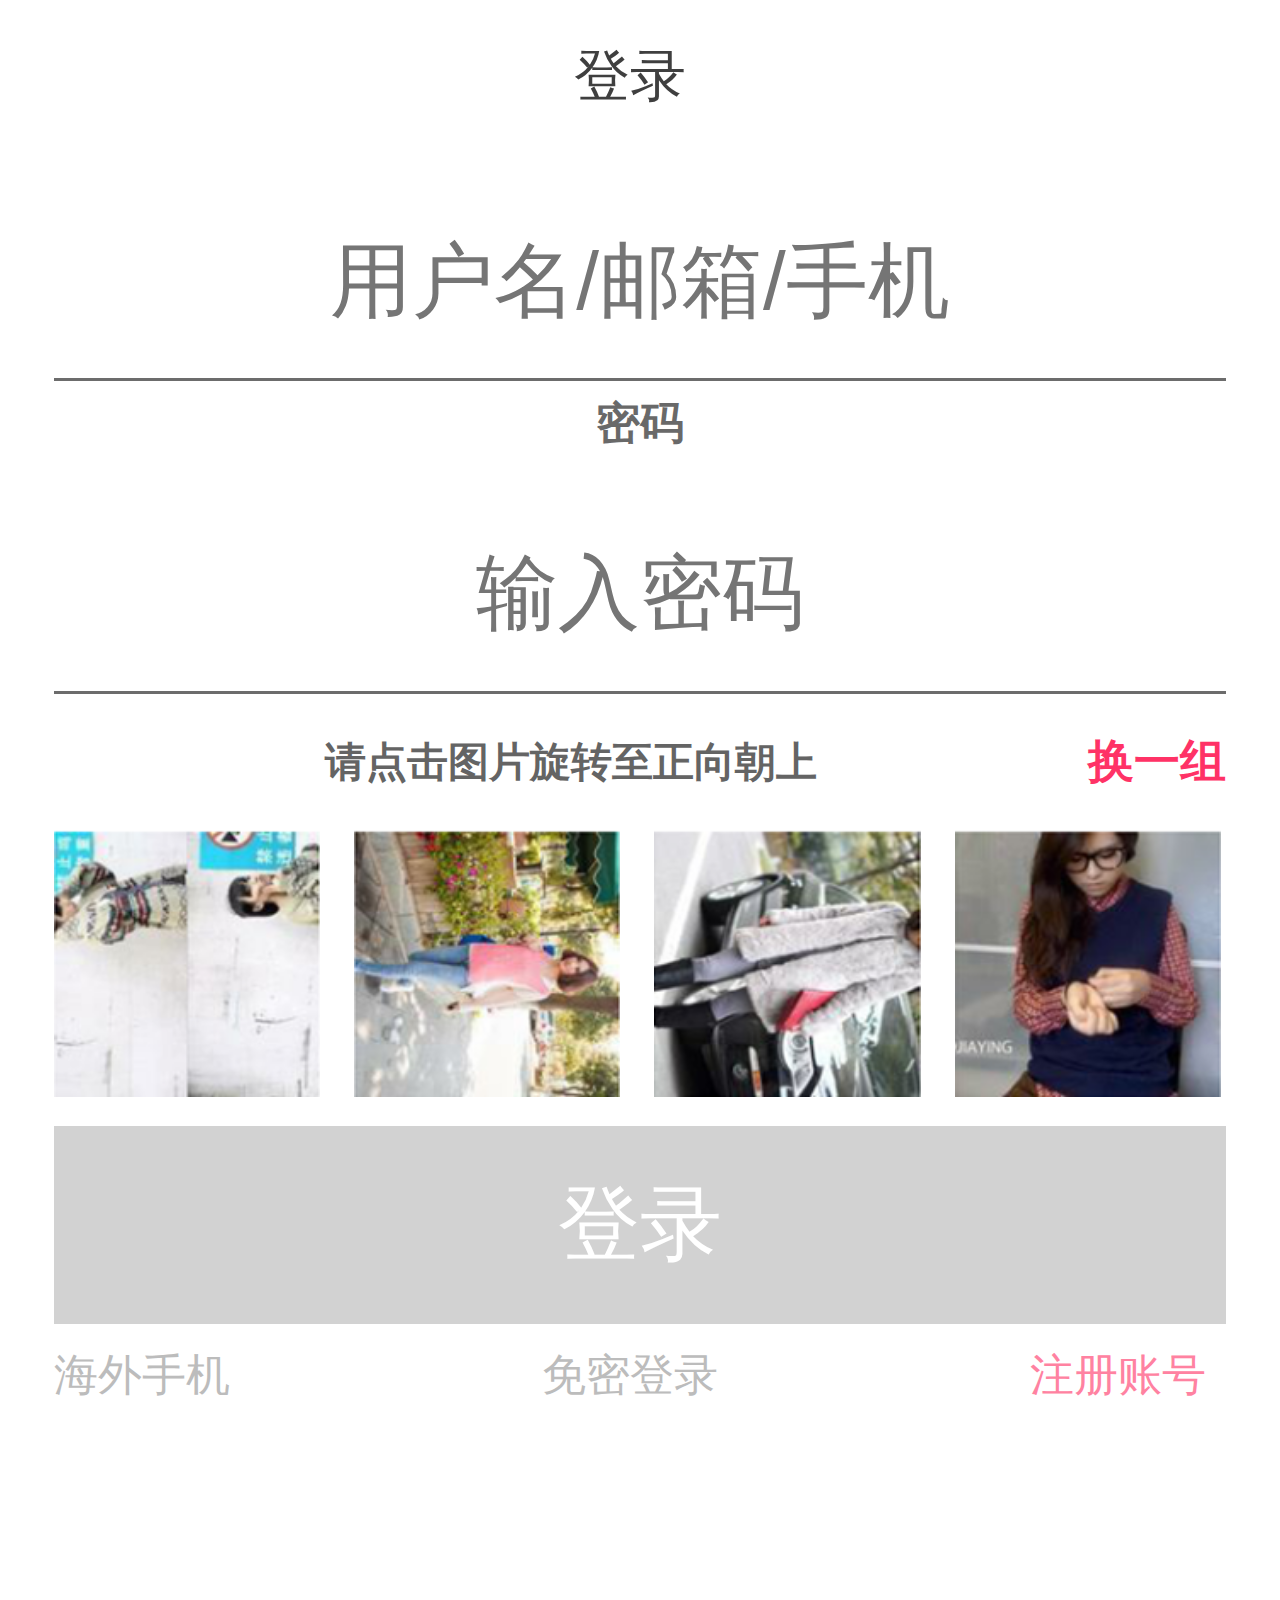
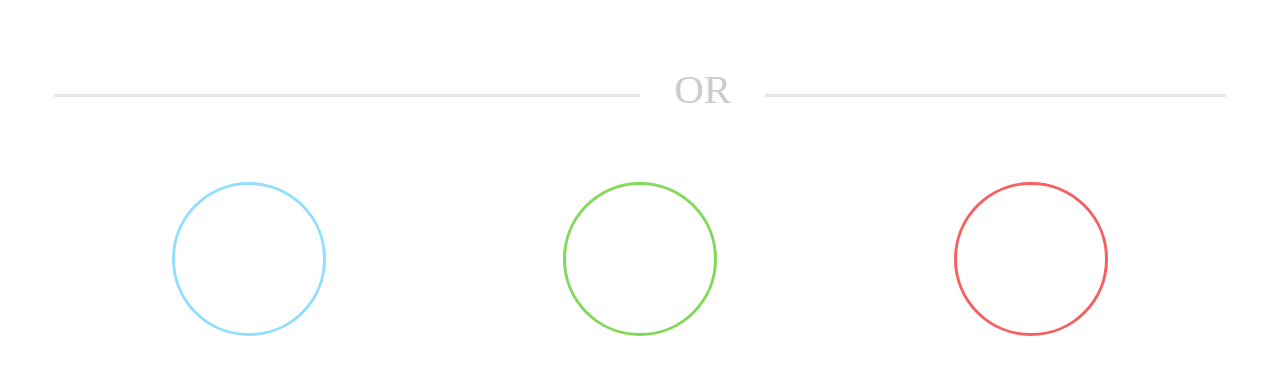
<file: login.html>
<!doctype html>
<html lang="en">
<head>
    <meta charset="UTF-8">
    <meta name="viewport"
          content="width=device-width, user-scalable=no, initial-scale=1.0, maximum-scale=1.0, minimum-scale=1.0">
    <meta http-equiv="X-UA-Compatible" content="ie=edge">
    <title>Document</title>
    <link rel="stylesheet" href="css/login.css">
    <link rel="stylesheet" href="css/public.css">
    <script src="js/rem.js"></script>
</head>
<body>
   <!--头部 -->
   <header>
        <div class="head">
            <span class="back">&#xe63c;</span>
            <span class="wenzi">登录</span>
            <span class="back dian">&#xe68e;</span>
        </div>
    </header>
   <!--内容-->
   <div class="content">
       <form action="">
           <input type="text" placeholder="用户名/邮箱/手机">
           <h5>密码</h5>
           <input type="password" placeholder="输入密码">
           <h4>请点击图片旋转至正向朝上 <a href="">换一组</a></h4>
           <div class="imgBox">
               <img src="img/h1.png" alt="">
               <img src="img/h2.png" alt="">
               <img src="img/h3.png" alt="">
               <img src="img/h4.png" alt="">
           </div>
           <input type="submit" value="登录" id="login">
       </form>
       <div class="regBox">
           <a href="">海外手机</a>
           <a href="">免密登录</a>
           <a href="">注册账号</a>
       </div>
       <div class="login_type">
           <div class="login_type_top">
              <span>OR</span>
           </div>
           <div class="login_type_bottom">
               <span class="qq">&#xe645;</span>
               <span class="weixin">&#xe7e5;</span>
               <span class="weibo">&#xe699;</span>
           </div>
       </div>
   </div>
</body>
</html>
</file>
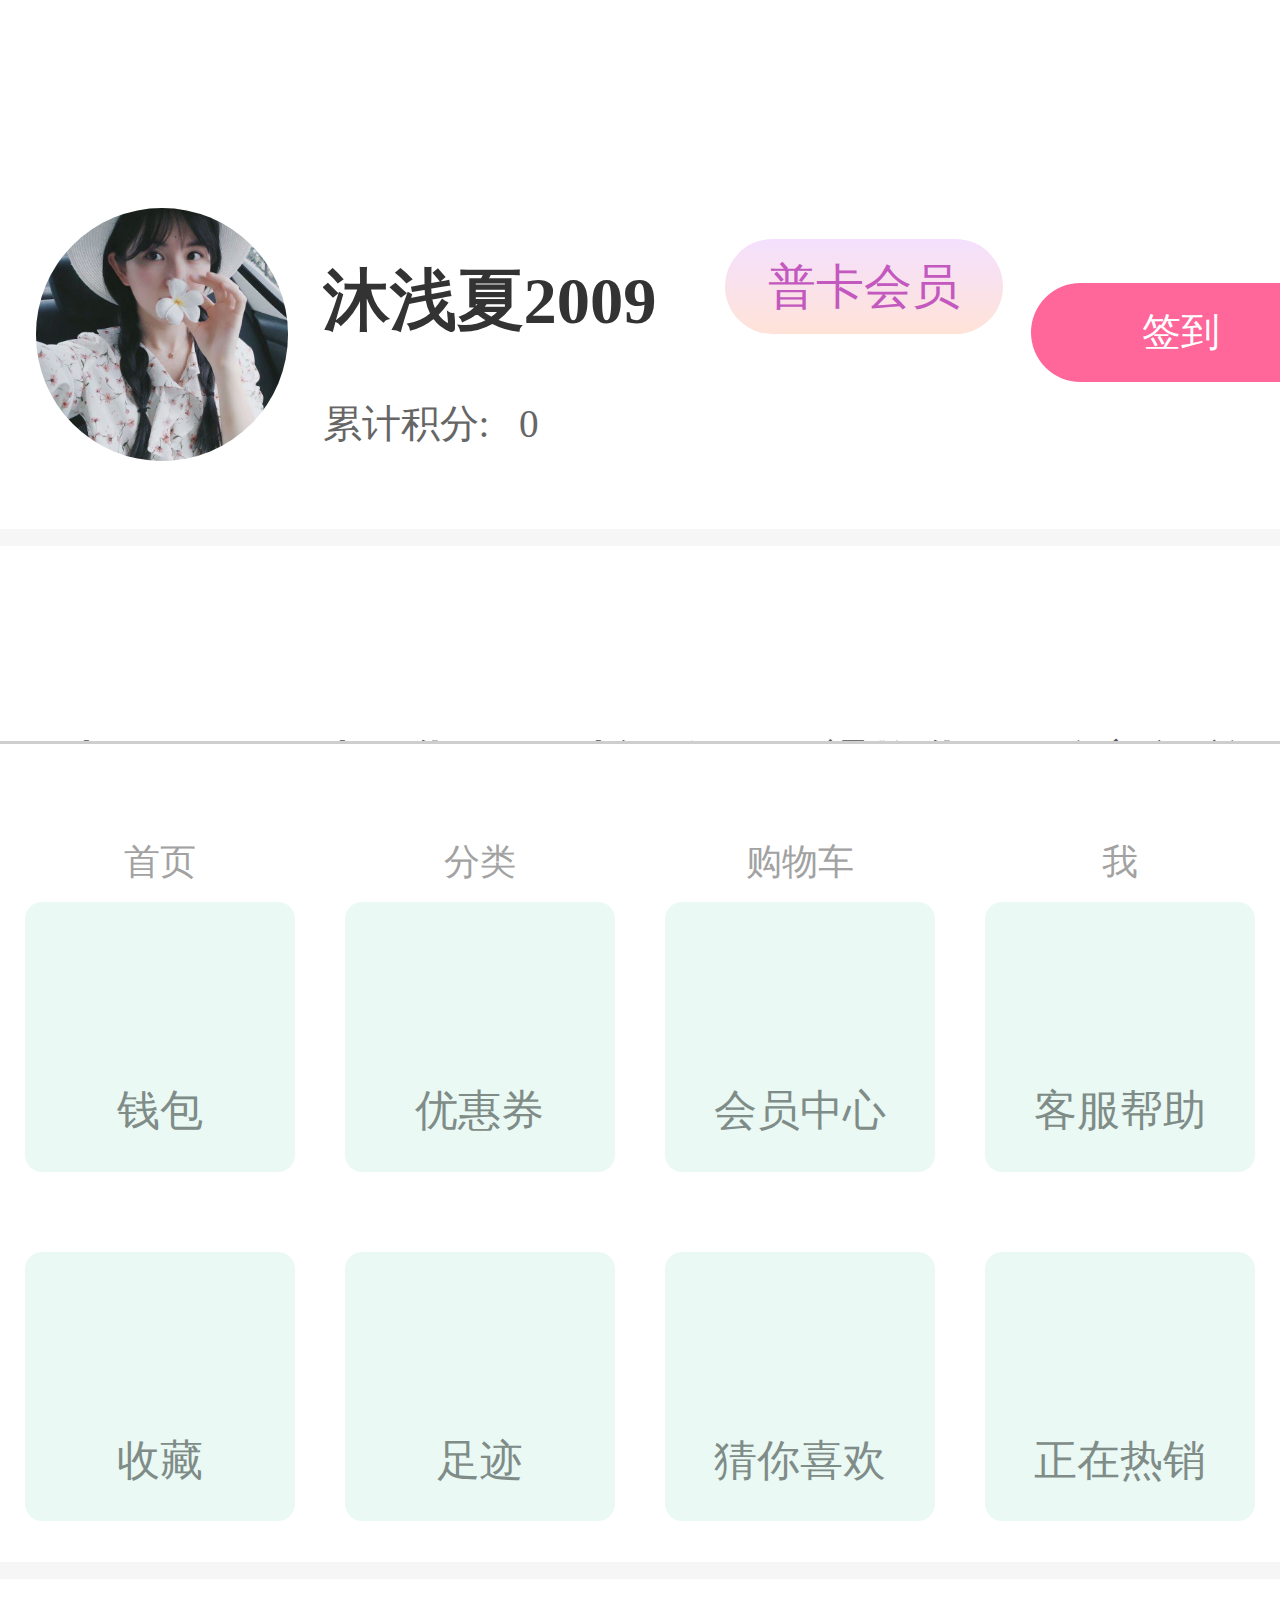
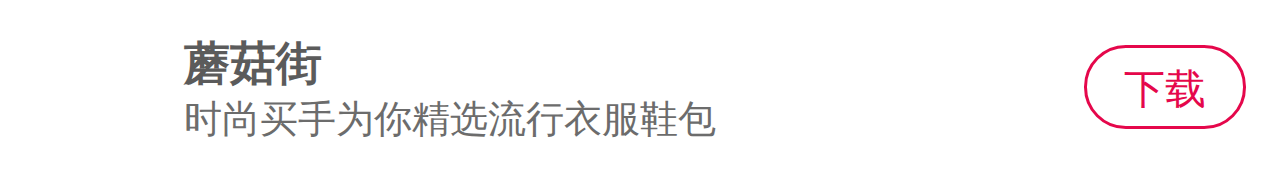
<file: myinfo.html>
<!doctype html>
<html lang="en">
<head>
    <meta charset="UTF-8">
    <meta name="viewport"
          content="width=device-width, user-scalable=no, initial-scale=1.0, maximum-scale=1.0, minimum-scale=1.0">
    <meta http-equiv="X-UA-Compatible" content="ie=edge">
    <title>Document</title>
    <link rel="stylesheet" href="css/myinfo.css">
    <link rel="stylesheet" href="css/public.css">
    <script src="js/rem.js"></script>
</head>
<body>
    <header>
        <span class="icon">&#xe66e;</span>
        <span class="icon">&#xe79f;</span>
    </header>
    <main class="content">
        <div class="message">
            <div class="message_box">
                <div class="message_touxiang">
                    <a href="myinfo1.html"><img src="img/touxiang.jpg" alt=""></a>
                </div>
                <div class="message_nicheng">
                    <span class="message_nicheng_top">
                        沐浅夏2009
                    </span>
                    <span class="message_nicheng_bottom">累计积分: <i>&nbsp;&nbsp;0</i></span>
                </div>
                <div class="super">
                    普卡会员
                </div>
                <div class="qiaodao"><i>&#xe6be;</i>签到</div>
            </div>
        </div>
        <ul class="order_info">
            <li><span class="icon">&#xe6fc;</span><span class="wenzi">待付款</span></li>
            <li><span class="icon">&#xe705;</span><span class="wenzi">待收货</span></li>
            <li><span class="icon">&#xe702;</span><span class="wenzi">待评价</span></li>
            <li><span class="icon">&#xe70f;</span><span class="wenzi">退换货</span></li>
            <li><span class="icon">&#xe704;</span><span class="wenzi">全部订单</span></li>
        </ul>
        <div class="wallet">
            <div class="wallet_item">
                <div class="wallet_item_icon">&#xe6a4;</div>
                <div class="wallet_item_wenzi">钱包</div>
            </div>
            <div class="wallet_item">
                <div class="wallet_item_icon">&#xe71b;</div>
                <div class="wallet_item_wenzi">优惠券</div>
            </div>
            <div class="wallet_item">
                <div class="wallet_item_icon">&#xe701;</div>
                <div class="wallet_item_wenzi">会员中心</div>
            </div>
            <div class="wallet_item">
                <div class="wallet_item_icon">&#xe6fe;</div>
                <div class="wallet_item_wenzi">客服帮助</div>
            </div>
            <div class="wallet_item">
                <div class="wallet_item_icon">&#xe6cc;</div>
                <div class="wallet_item_wenzi">收藏</div>
            </div>
            <div class="wallet_item">
                <div class="wallet_item_icon">&#xe727;</div>
                <div class="wallet_item_wenzi">足迹</div>
            </div>
            <div class="wallet_item">
                <div class="wallet_item_icon">&#xe711;</div>
                <div class="wallet_item_wenzi">猜你喜欢</div>
            </div>
            <div class="wallet_item">
                <div class="wallet_item_icon">&#xe6fd;</div>
                <div class="wallet_item_wenzi">正在热销</div>
            </div>
        </div>
        <div class="guanggao">
            <div class="guanggao_left">
                <h2>蘑菇街</h2>
                <p>时尚买手为你精选流行衣服鞋包</p>
            </div>
            <div class="guanggao_right">下载</div>
        </div>
    </main>
    <footer>
        <ul class="site">
            <li>
                <a href="index.html">
                    <span class="site_icon">&#xe646;</span>
                    <span class="site_wenzi">首页</span>
                </a>
            </li>
            <li>
                <a href="fenlei.html">
                    <span class="site_icon">&#xe71c;</span>
                    <span class="site_wenzi">分类</span>
                </a>
            </li>
            <li>
                <a href="cart.html">
                    <span class="site_icon">&#xe70b;</span>
                    <span class="site_wenzi">购物车</span>
                </a>
            </li>
            <li>
                <a href="myinfo.html">
                    <span class="site_icon">&#xe729;</span>
                    <span class="site_wenzi">我</span>
                </a>
            </li>
        </ul>
    </footer>
</body>
</html>
</file>
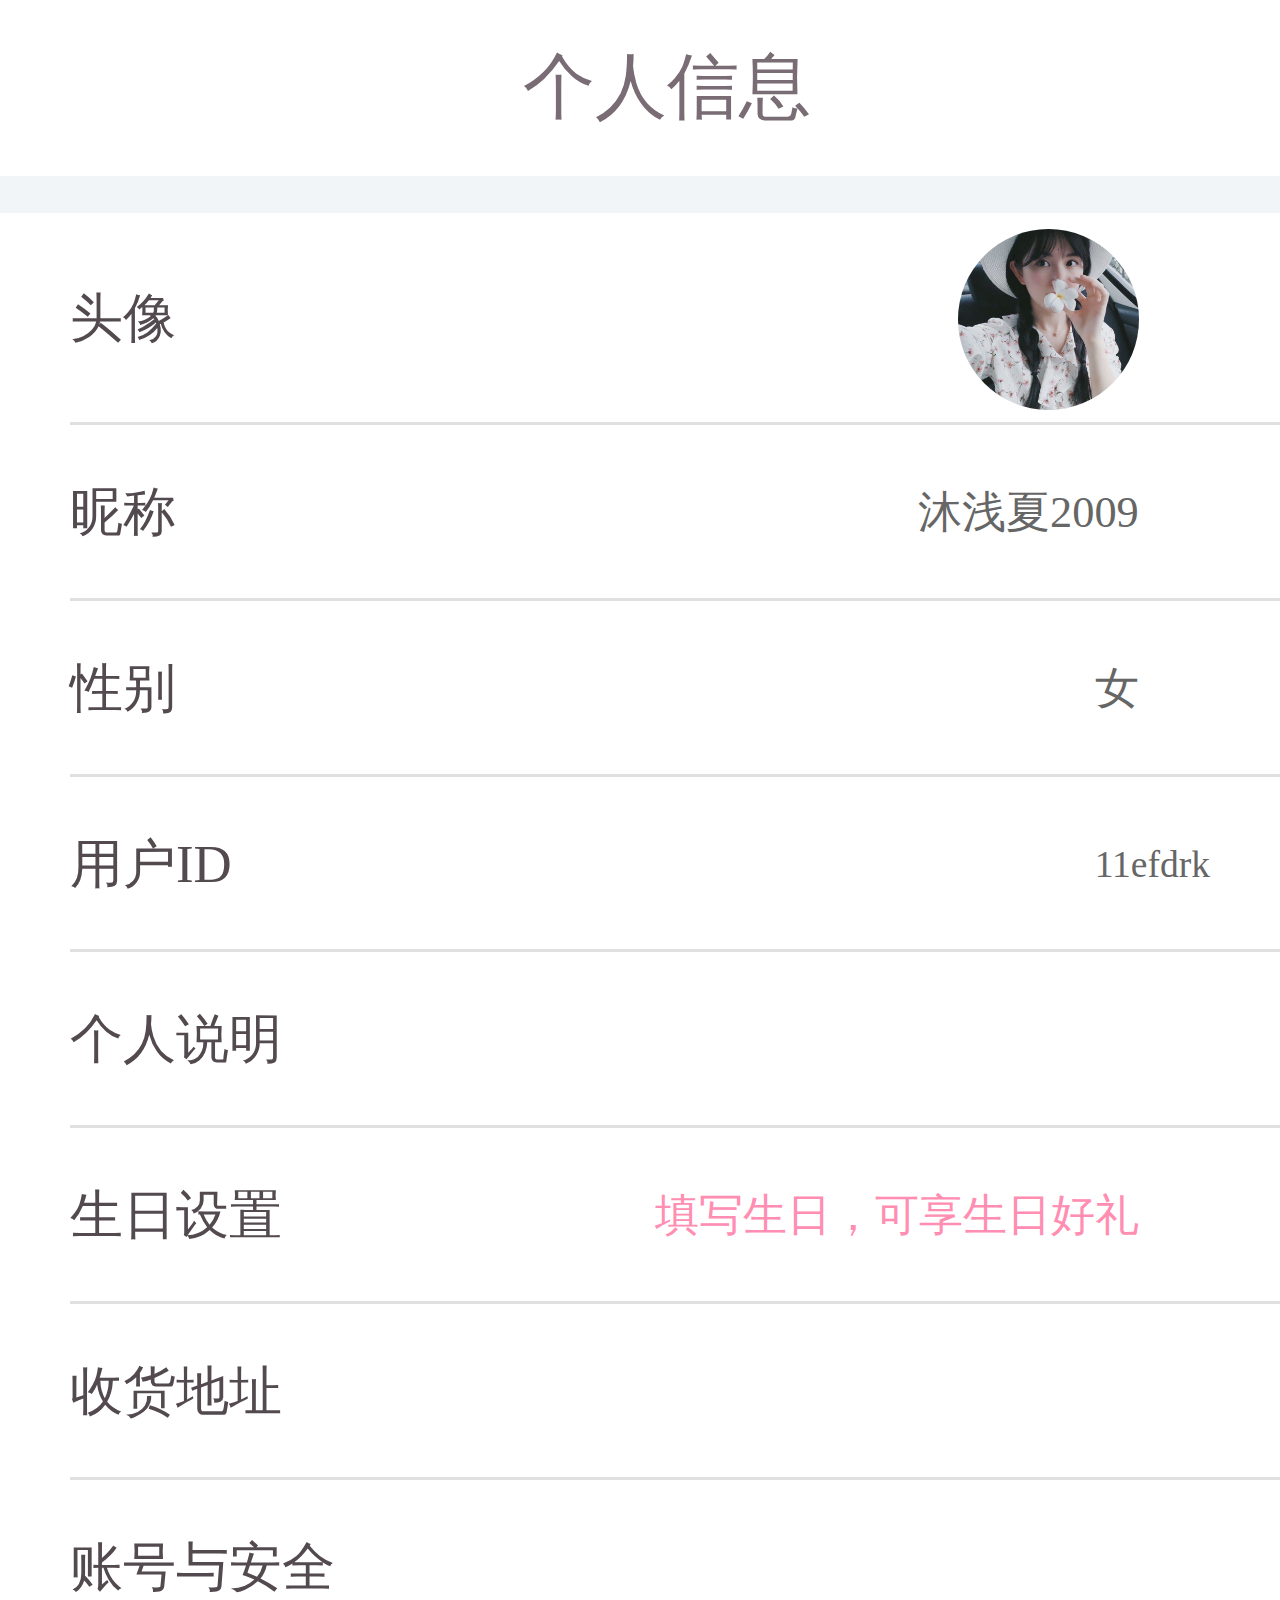
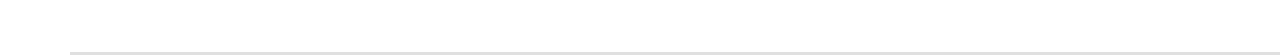
<file: myinfo1.html>
<!doctype html>
<html lang="en">
<head>
    <meta charset="UTF-8">
    <meta name="viewport"
          content="width=device-width, user-scalable=no, initial-scale=1.0, maximum-scale=1.0, minimum-scale=1.0">
    <meta http-equiv="X-UA-Compatible" content="ie=edge">
    <title>Document</title>
    <link rel="stylesheet" href="css/myinfo1.css">
    <link rel="stylesheet" href="css/public.css">
    <script src="js/rem.js"></script>
</head>
<body>
    <!--头部-->
    <header>
        <a href="myinfo.html"><span class="head_tubiao">&#xe63c;</span></a>
        <span class="head_wenzi">个人信息</span>
    </header>
    <!--内容-->
    <main id="content">
        <ul>
            <li>
                <span class="desc">头像</span>
                <div class="box">
                    <div class="tu"><img src="img/touxiang.jpg" alt=""></div>
                    <span class="icon">&#xe620;</span>
                </div>
            </li>
            <li>
                <span class="desc">昵称</span>
                <div class="box">
                    <span class="nicheng">沐浅夏2009</span>
                    <span class="icon">&#xe620;</span>
                </div>
            </li>
            <li>
                <span class="desc">性别</span>
                <div class="box">
                    <span class="nicheng">女</span>
                    <span class="icon">&#xe620;</span>
                </div>
            </li>
            <li>
                <span class="desc">用户ID</span>
                <span class="yonghu">11efdrk</span>
            </li>
            <li>
                <span class="desc">个人说明</span>
                <div class="box">
                    <span class="icon">&#xe620;</span>
                </div>
            </li>
            <li>
                <span class="desc">生日设置</span>
                <div class="box">
                    <span class="nicheng birthday">填写生日，可享生日好礼</span>
                    <span class="icon">&#xe620;</span>
                </div>
            </li>
            <li>
                <span class="desc">收货地址</span>
                <div class="box">
                    <span class="icon">&#xe620;</span>
                </div>
            </li>
            <li>
                <span class="desc">账号与安全</span>
                <div class="box">
                    <span class="icon">&#xe620;</span>
                </div>
            </li>
        </ul>
    </main>
</body>
</html>
</file>
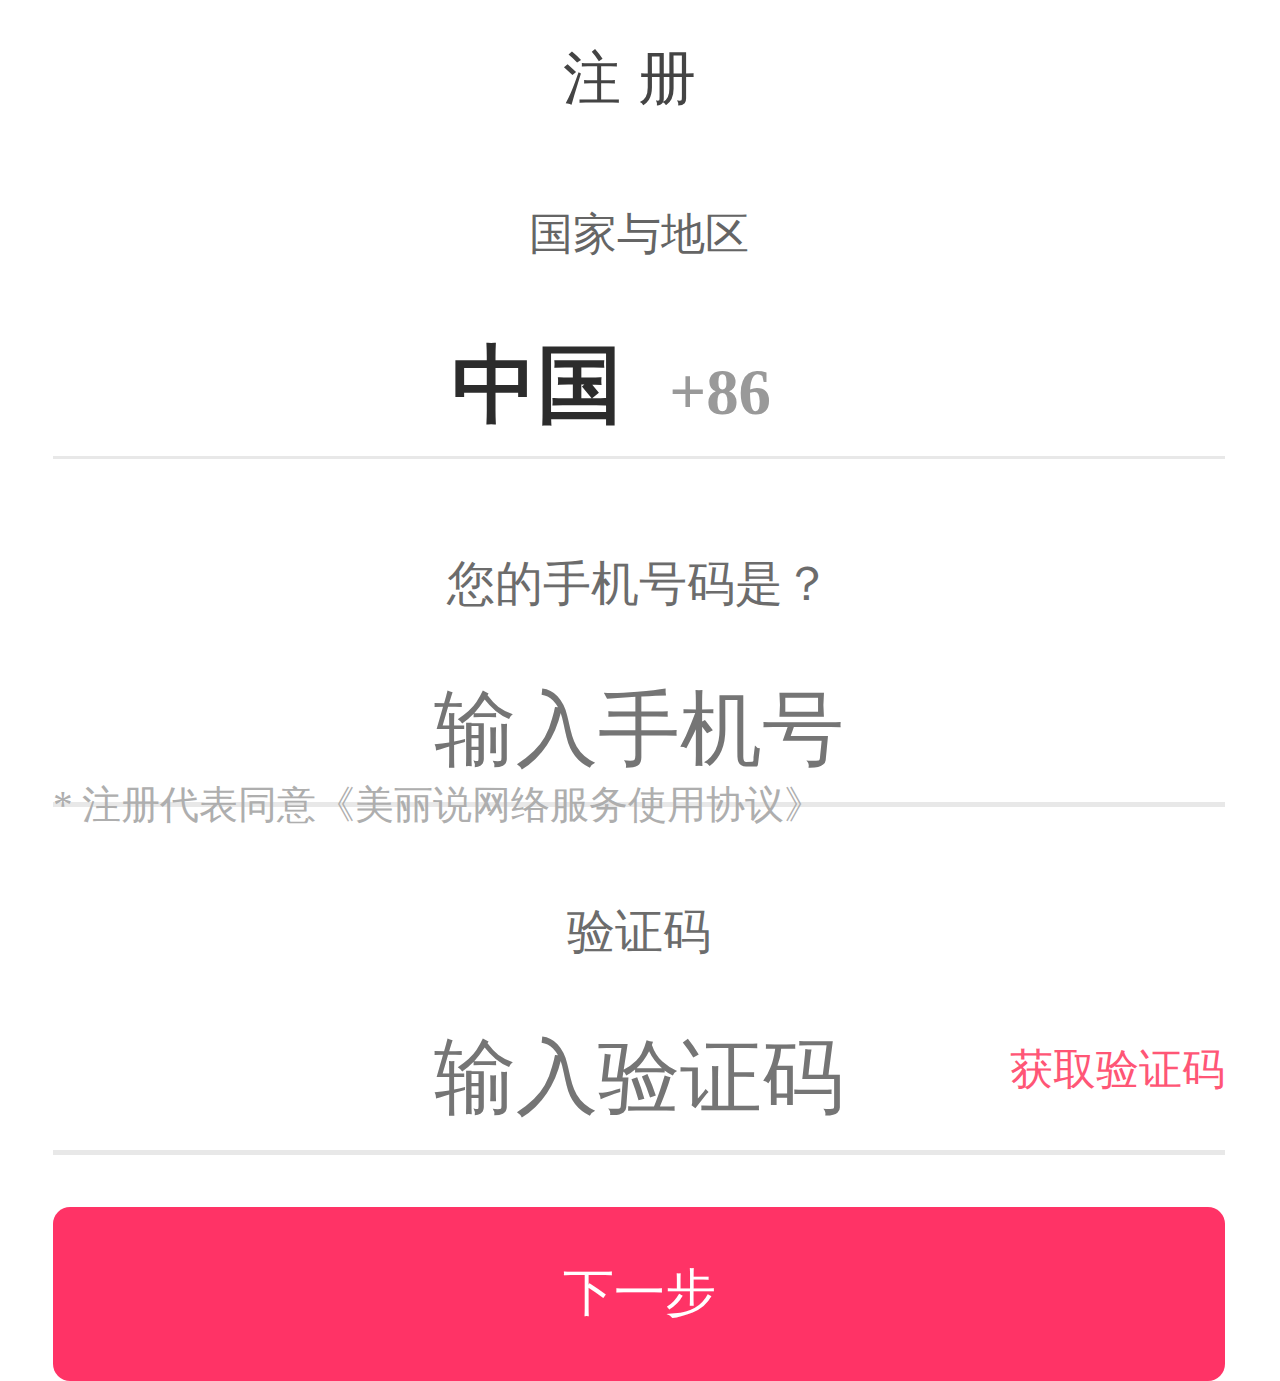
<file: reg.html>
<!doctype html>
<html lang="en">
<head>
    <meta charset="UTF-8">
    <meta name="viewport"
          content="width=device-width, user-scalable=no, initial-scale=1.0, maximum-scale=1.0, minimum-scale=1.0">
    <meta http-equiv="X-UA-Compatible" content="ie=edge">
    <title>Document</title>
    <link rel="stylesheet" href="css/reg.css">
    <link rel="stylesheet" href="css/public.css">
    <script src="js/rem.js"></script>
</head>
<body>
    <header>
        <span class="head_back">&#xe63c;</span>
        <span class="head_wenzi">注册</span>
    </header>
    <main class="content">
        <div class="diqu_box">
            <div class="diqu_top">国家与地区</div>
            <div class="diqu_bottom">
                <span class="diqu_wenzi">中国 <i>+86</i></span>
                <span class="diqu_icon">&#xe620;</span>
            </div>
        </div>
        <form action="">
            <div class="phone_box">
                <p>您的手机号码是？</p>
                <input type="text" placeholder="输入手机号" class="phone">
            </div>
            <div class="phone_box code_box">
                <p>验证码</p>
                <input type="text" placeholder="输入验证码" class="phone">
                <a href="">获取验证码</a>
            </div>
            <input type="submit" value="下一步" class="next">
        </form>
    </main>
    <footer>* 注册代表同意《美丽说网络服务使用协议》</footer>
</body>
</html>
</file>
<file: css/index.css>
@font-face {
    font-family: 'iconfont';  /* project id 561407 */
    src: url('//at.alicdn.com/t/font_561407_kpp7wz3fie50o1or.eot');
    src: url('//at.alicdn.com/t/font_561407_kpp7wz3fie50o1or.eot?#iefix') format('embedded-opentype'),
    url('//at.alicdn.com/t/font_561407_kpp7wz3fie50o1or.woff') format('woff'),
    url('//at.alicdn.com/t/font_561407_kpp7wz3fie50o1or.ttf') format('truetype'),
    url('//at.alicdn.com/t/font_561407_kpp7wz3fie50o1or.svg#iconfont') format('svg');
}
header{
    width:7.5rem;
    height: 4.31rem;
    /*background: #1b951b;*/
}
.banner{
    width:7.5rem;
    height: 3.54rem;
}
.banner img{
    width:7.5rem;
    height: 3.54rem;
}
.service{
    width:100%;
    height: 0.77rem;
    /*background: pink;*/
}
.service_item{
    float:left;
    width: 25%;
    height: 100%;
    text-align: center;
    font-size: 0.21rem;
    color:#aca9aa;
    line-height: 0.77rem;
}
.service_item i{
    font-family: 'iconfont';
    font-size:0.25rem;
    color:#cbe9bc;
}
.service_item em{
    margin-left: 0.06rem;
}
.sousuo{
    position: absolute;
    top:0;
    left:0;
    width: 100%;
    height:0.93rem;
    padding-left: 0.21rem;
    padding-right: 0.45rem;
}
.search_box{
    position: relative;
    float:left;
    width:5.96rem;
    height: 0.65rem;
    margin-top: 0.14rem;
}
.search_box span{
    font-size: 0.27rem;
    color:#9eb1ba;
}
header span{
    font-family: 'iconfont';
}
.search{
    position: absolute;
    top:0;
    right:0;
    width:5.96rem;
    height: 0.65rem;
    padding-left: 0.76rem;
    background:rgba(0,0,0,0.68);
    border:none;
    outline:none;
}
.search_icon{
    position: absolute;
    top:0.16rem;
    left:0.2rem;
    z-index: 1;
}
.code_icon{
    position: absolute;
    right:0.2rem;
    top:0.16rem;
    z-index: 1;
}
.message{
    float:right;
    font-size:0.42rem;
    line-height: 0.93rem;
    color:#fff;
}
.content{
    position: absolute;
    left: 0;
    right: 0;
    top:4.31rem;
    bottom: 0.95rem;
    overflow-y: scroll;
    display: flex;
    flex-wrap: wrap;
}
.temai_box{
    width:7.5rem;
    height: 2.66rem;
    border-top:0.11rem solid #f2f5f8;
    border-bottom:0.11rem solid #f2f5f8;
}
.temai_box ul{
    width:7.5rem;
    height: 2.66rem;
}
.temai_box ul li{
    display: block;
    float:left;
    width:25%;
    height:2.66rem;
    /*background: #0edaff;*/
}
.temai_top{
    margin-left: 0.1975rem;
    margin-top: 0.1975rem;
    width:1.48rem;
    height: 1.48rem;
    border-radius: 50%;
    background: blueviolet;
}
.temai_top img{
    width:1.48rem;
    height: 1.48rem;
    border-radius: 50%;
}
.temai_box ul li span{
    display: block;
    text-align: center;
    font-size: 0.23rem;
    color:#767676;
    line-height: 0.6rem;
}
.miaosha_box{
    width:7.5rem;
    height: 4.22rem;
    border-bottom:0.11rem solid #f2f5f8;
}
.miaosha_top{
    width: 100%;
    height: 0.81rem;
    padding-left: 0.21rem;
    padding-right: 0.21rem;
    /*background: grey;*/
    line-height: 0.81rem;
}
.miaosha_left{
    float:left;
    font-size: 0.24rem;
    color:#fc9592;
    font-family: 'iconfont';
}
.miaosha_left i{
    margin-left: 0.15rem;
    color:#5a5758;
}
.miaosha_right{
    float:right;
    font-size: 0.22rem;
    color:#91918f;
}
.miaosha_bottom{
    width:100%;
    padding-left: 0.21rem;
    padding-right: 0.21rem;
    height: 3.41rem;
}
.miaosha_bottom img{
    float:left;
    height: 3rem;
}
.miaosha_left_tu{
    width: 3rem;
}
.miaosha_right_tu{
    width: 4rem;
}
.liuxing_box{
    width: 100%;
    height:8.72rem;
    border-bottom:0.11rem solid #f2f5f8;
}
.liuxing_top{
    width: 7.27rem;
    height: 0.72rem;
    line-height: 0.72rem;
    padding-left: 0.23rem;
}
.liuxing_left{
    float:left;
    font-size: 0.24rem;
    color:#fc9592;
    font-family: 'iconfont';
}
.liuxing_left i{
    font-size: 0.22rem;
    color:#b2b2b2;
    margin-left: 0.12rem;
}
.liuxing_right{
    float:right;
    font-size: 0.22rem;
    color:#b2b2b2;
}
.liuxing_right i{
    font-family: 'iconfont';
    margin-left: 0.07rem;
}
.liuxing_bottom{
    position: relative;
    width:100%;
    height:8rem;
    /*background: red;*/
}
.liuxing_item_box{
    /*overflow-x: scroll;*/
    width:100%;
    height:8rem;
}
.liuxing_bottom ul{
    width:100%;
    height:7.2rem;
    /*background: gold;*/
}
.liuxing_bottom ul li{
    float:left;
    width: 2.14rem;
    height: 2.14rem;
    margin-bottom: 0.25rem;
}
.liuxing_item_imgBox{
    margin-top: 0.25rem;
    margin-left: 0.31rem;
    width:1.52rem;
    height: 1.52rem;
    border-radius: 50%;
    background: #ebecfc;
}
.liuxing_item_img{
    width:1.52rem;
    height: 1.52rem;
    border-radius: 50%;
}
.liuxing_item_desc{
    font-size: 0.23rem;
    text-align: center;
    line-height: 0.7rem;
    color:#252525;
}
.pagers_box{
    position: absolute;
    bottom: 0.42rem;
    left:40%;
    display: flex;
    flex-wrap: wrap;
    justify-content: center;
    align-items: center;
}
.pager{
    width: 0.16rem;
    height: 0.16rem;
    border-radius: 50%;
    background: #666666;
    margin-right: 0.16rem;
}
.fashion_box{
    width:100%;
    height: auto;
}
.fashion_top{
    width: 7.3rem;
    height: 0.76rem;
    line-height: 0.76rem;
    padding-left: 0.2rem;
}
.fashion_top_wenzi{
    float:left;
    font-size:0.24rem;
    color:#f0e8a0;
    font-family: 'iconfont';
}
.fashion_top_wenzi i{
    color:#6e6e6e;
    margin-left: 0.12rem;
}
.fashion_bottom{
    width:100%;
    height:auto;
    margin-top: 0.07rem;
}
.fashion_item{
    width:3.45rem;
    height: 6.78rem;
    border-radius: 0.1rem;
    background: #fff;
    margin-bottom: 0.3rem;
}
.fashion_item img{
    width:3.45rem;
    height: 5.15rem;
}
.fashion_desc{
    width:3.45rem;
    height: 1.61rem;
    /*border:0.02rem solid #e9e9e9;*/
    border-top: 0;
    margin-top: 0.14rem;
    /*background: red;*/
}
.fashion_biaoqian{
    padding-left: 0.11rem;
    height: 0.69rem;
}
.fashion_biaoqian_item{
    display:inline-block;
    float:left;
    width:auto;
    font-size: 0.2rem;
    color:#74768c;
    height: 0.3rem;
    border-radius: 0.05rem;
    line-height: 0.3rem;
    padding:0 0.05rem;
    text-align: center;
    background: #f2f5f8;
    margin-right: 0.07rem;
    margin-bottom: 0.09rem;
}
.fashion_price_box{
    float:left;
    width:100%;
    height: 0.58rem;
    line-height: 0.58rem;
}
.fashion_price{
    padding-left: 0.11rem;
    float:left;
    font-size: 0.2rem;
    color:#434343;
    font-weight: bold;
}
.fashion_shoucang{
    float:right;
    margin-right: 0.09rem;
    font-size: 0.2rem;
    color:#2e2e2e;
}
.fashion_shoucang i{
    font-family: 'iconfont';
    margin-left: 0.05rem;
    font-size: 0.28rem;
    color:#eeeeee;
}
.fashion_item:nth-child(2n-1){
    float:left;
    margin-left: 0.2rem;
}
.fashion_item:nth-child(2n){
    float:right;
    margin-right: 0.2rem;
}
footer{
    position: fixed;
    bottom: 0;
    right:0;
    width:100%;
    height: 0.93rem;
    border-top:0.02rem solid #cecece;
    background: #fff;
}
footer .site{
    display:flex;
    flex-wrap: wrap;
    justify-content: space-around;
    align-items: center;
}
footer .site li{
    text-align: center;
    width:25%;
    height: 0.93rem;
    /*background: red;*/
}
footer .site li span{
    display:block;
    text-align: center;

}
.site_icon{
    font-family: 'iconfont';
    font-size: 0.4rem;
    line-height: 0.4rem;
    color:#ed5785;
    margin-top: 0.1rem;
}
.site_wenzi{
    font-size: 0.21rem;
    line-height: 0.21rem;
    color:#a2a2a2;
    margin-top: 0.09rem;
}
</file>
<file: css/public.css>
*{
    margin: 0;
    padding: 0;
    text-decoration: none;
    font-style: normal;
    list-style: none;
    -webkit-tap-highlight-color:rgba(0,0,0,0);/*清除高亮颜色*/
    box-sizing: border-box;
}
img{
    width: 100%;
    height: 100%;
    border: 0;
    display: block;
}
</file>
<file: css/cart.css>
@font-face {
    font-family: 'iconfont';  /* project id 561407 */
    src: url('https://at.alicdn.com/t/font_561407_f1uuijni0z281tt9.eot');
    src: url('https://at.alicdn.com/t/font_561407_f1uuijni0z281tt9.eot?#iefix') format('embedded-opentype'),
    url('https://at.alicdn.com/t/font_561407_f1uuijni0z281tt9.woff') format('woff'),
    url('https://at.alicdn.com/t/font_561407_f1uuijni0z281tt9.ttf') format('truetype'),
    url('https://at.alicdn.com/t/font_561407_f1uuijni0z281tt9.svg#iconfont') format('svg');
}
header{
    width:100%;
    height: 0.9rem;
    line-height: 0.9rem;
    text-align: center;
    font-size: 0.34rem;
    color:#838383;
    font-weight: bold;
    border-bottom: 0.04rem solid #f1f4f8;
}
.content{
    position: absolute;
    left: 0;
    right: 0;
    top: 0.94rem;
    bottom: 0.95rem;
    overflow-y: scroll;
    display: flex;
    flex-wrap: wrap;
}
.cart{
    width:100%;
    height: 6.33rem;
}
.cart_top{
    height: 3.46rem;
}
.cart_top img{
    display: block;
    margin: 0 auto;
    width:2.12rem;
    height: 2.5rem;
    margin-top: 1.25rem;
}
.cart_top h2{
    font-size: 0.27rem;
    color:#727272;
    text-align: center;
    line-height: 0.5rem;
}
.cart_bottom{
    width:2.14rem;
    height: 0.63rem;
    border-radius: 0.315rem;
    background: #ff6699;
    font-size: 0.24rem;
    color:#fff;
    text-align: center;
    line-height: 0.63rem;
    margin:0 auto;
}
.favor h1{
    text-align: center;
    font-size: 0.25rem;
    line-height: 1.01rem;
}
.favor_list{
    width:100%;
    height: auto;
}
.favor_item{
    width:3.30rem;
    height: 6.10rem;
    margin-bottom: 0.3rem;
    border-radius: 0.1rem;
    /*background:red;*/
}
.favor_item img{
    width:3.3rem;
    height: 4.94rem;
}
.favor_desc{
    width:100%;
    height: 1.16rem;
    padding:0 0.15rem;
    border: 0.01rem solid #6c6c6c;
    border-top: #e6e6e6;
}
.favor_desc h2{
    overflow: hidden;
    text-overflow: ellipsis;
    white-space: nowrap;
    font-size: 0.25rem;
    line-height:0.63rem;
    color:#5b5b5b;
}
.favor_about{
    line-height: 0.35rem;
}
.favor_price{
    float:left;
    font-size: 0.19rem;
}
.favor_shoucang{
    float:right;
    font-size: 0.19rem;
    color:#434343;
}
.favor_shoucang i{
    font-family: 'iconfont';
    margin-left: 0.06rem;
    font-size: 0.25rem;
    color:#eeeeee;
}
.favor_item:nth-child(2n-1){
    float:left;
    margin-left: 0.2rem;
}
.favor_item:nth-child(2n){
    float:right;
    margin-right: 0.2rem;
}
footer{
    position: fixed;
    bottom: 0;
    right:0;
    width:100%;
    height: 0.93rem;
    border-top:0.02rem solid #cecece;
    background: #fff;
}
footer .site{
    display:flex;
    flex-wrap: wrap;
    justify-content: space-around;
    align-items: center;
}
footer .site li{
    text-align: center;
    width:25%;
    height: 0.93rem;
    /*background: red;*/
}
footer .site li span{
    display:block;
    text-align: center;

}
.site_icon{
    font-family: 'iconfont';
    font-size: 0.4rem;
    line-height: 0.4rem;
    color:#ed5785;
    margin-top: 0.1rem;
}
.site_wenzi{
    font-size: 0.21rem;
    line-height: 0.21rem;
    color:#a2a2a2;
    margin-top: 0.09rem;
}
</file>
<file: css/detail.css>
@font-face {
    font-family: 'iconfont';  /* project id 561407 */
    src: url('//at.alicdn.com/t/font_561407_nlh0m48crwg919k9.eot');
    src: url('//at.alicdn.com/t/font_561407_nlh0m48crwg919k9.eot?#iefix') format('embedded-opentype'),
    url('//at.alicdn.com/t/font_561407_nlh0m48crwg919k9.woff') format('woff'),
    url('//at.alicdn.com/t/font_561407_nlh0m48crwg919k9.ttf') format('truetype'),
    url('//at.alicdn.com/t/font_561407_nlh0m48crwg919k9.svg#iconfont') format('svg');
}
header{
    width:7.5rem;
    height: 0.9rem;
    background: #fff;
    padding-left: 0.39rem;
    padding-right: 0.17rem;
    font-size: 0.34rem;
    font-family: 'iconfont';
    line-height: 0.9rem;
}
.content {
    position: absolute;
    left: 0;
    right: 0;
    top: 0.9rem;
    bottom: 1.01rem;
    overflow-y: scroll;
    display: flex;
    flex-wrap: wrap;
}
.back{
    float:left;
    color:#6f6f6f;
}
.box{
    float:right;
    color:#7d7d7d;
}
.cart_icon{
    margin-left: 0.38rem;
}
.deatil_tu{
    display: flex;
    width:100%;
    height: 8.68rem;
    overflow-x: scroll;
}
.deatil_tu img{
    margin-left: 0.21rem;
    float:left;
    width:5.77rem;
    height: 8.68rem;
}
.datail_title{
    width:100%;
    margin-top: 0.32rem;
    padding-left: 0.2rem;
    padding-right: 0.27rem;
    font-size: 0.27rem;
    font-weight: bold;
    color:#4c4c4c;
    line-height: 0.4rem;
}
.detail_price_box{
    height: 1.33rem;
    line-height: 1.33rem;
    padding-left: 0.2rem;
}
.detail_nprice{
    float:left;
    font-size: 0.41rem;
    color:#ff6498;
}
.detail_yprice{
    float:left;
    margin-left: 0.3rem;
    font-size: 0.24rem;
    color:#a0a0a0;
    text-decoration: line-through;
}
.detail_cuxiao{
    float:left;
    margin-left: 0.14rem;
    margin-top: 0.45rem;
    width:1.2rem;
    height: 0.4rem;
    border-radius: 0.2rem;
    background: #f13e3a;
    font-size: 0.18rem;
    color:#fff;
    text-align: center;
    line-height: 0.4rem;
}
.detail_sale_box{
    display: flex;
    flex-wrap: wrap;
    justify-content: space-around;
    /*align-items: center;*/
    width:100%;
    height: 0.74rem;
    line-height: 0.74rem;
    border-bottom: 0.02rem solid #f1f1f1;
    /*background: #0edaff;*/
}
.detail_sale_box span{
    /*float:left;*/
    font-size: 0.22rem;
    color:#9f9f9f;
}
.detail_sale_box span em{
    margin-left: 0.65rem;
}
.returns_box{
    width:100%;
    padding-left: 0.21rem;
    padding-right: 0.21rem;
    height: 1.18rem;
    line-height: 1.18rem;
}
.returns_box span{
    font-family: 'iconfont';
    float:left;
    margin-right: 0.34rem;
    font-size: 0.24rem;
    color:#6e6e6e;
}
.returns_box span em{
    margin-left: 0.07rem;
}
.returns_box i{
    float:right;
    font-family: 'iconfont';
    font-size: 0.24rem;
}
.business_box{
    width:100%;
    height: 4.73rem;
    /*background: #0edaff;*/
    border:0.1rem solid #f6f6f6;
    border-left: none;
    border-right: none;
}
.business_info{
    width:100%;
    height: 1.46rem;
    padding: 0.42rem 0.21rem 0 0.21rem;
}
.business_info_left{
    float:left;
    line-height: 1.04rem;
}
.business_info_logo{
    float:left;
    width:1.04rem;
    height: 1.04rem;
}
.business_info_logo img{
    width:100%;
    height: 100%;
    border-radius: 50%;
}
.business_info_name{
    float:left;
    margin-left: 0.2rem;
    font-size: 0.32rem;
    color:#3c3c3c;
    font-weight: bold;
}
.business_info_right{
    float:right;
    width:1.44rem;
    height: 0.52rem;
    border-radius: 0.26rem;
    background: #ff6699;
    color:#fff;
    font-family: 'iconfont';
    font-size: 0.26rem;
    line-height: 0.52rem;
    text-align: center;
    margin-top: 0.17rem;
}
.business_xl_box{
    width:100%;
    height: 1.95rem;
    /*background: red;*/
}
.business_xl_left{
    float:left;
    width:50%;
    height: 1.46rem;
    /*background: green;*/
    margin-top: 0.24rem;
    padding-bottom: 0.24rem;
    border-right: 0.03rem solid #7b7b7b30;
}
.business_sxl,.business_sb{
    float:left;
    width:50%;
    height: 100%;
    text-align: center;
    /*background: pink;*/
}
.business_sxl h5{
    font-size:0.26rem;
    color:#3e3e3e;
    line-height: 0.8rem;
}
.business_sxl p{
    font-size: 0.23rem;
    color:#a5a5a5;
    line-height: 0.5rem;
}
.business_sb{
   /*background: #74768c;*/
}
.business_xl_right{
    float:right;
    width:50%;
    height: 1.46rem;
    /*background: #3042ff;*/
    margin-top: 0.24rem;
    padding-bottom: 0.24rem;
    padding-left: 0.68rem;
}
.business_xl_pf{
    text-align: center;
}
.business_xl_pf span{
    float:left;
    line-height: 0.42rem;
    font-size: 0.26rem;
    color:#7c7c7c;
}
.business_xl_desc i{
    margin-left: 0.12rem;
    font-size: 0.21rem;
    color:#fc5e5e;
}
span.business_xl_sj{
    float:left;
    margin-left: 0.09rem;
    margin-top: 0.06rem;
    font-size: 0.17rem;
    font-family: 'iconfont';
    text-align: center;
    line-height: 0.28rem;
    width:0.28rem;
    height: 0.28rem;
    background: #acde62;
    color:#fff;
    border-radius: 0.02rem;
}
.business_xl_jg .business_xl_sj{
    background:#ff7225;
}
.business_all{
    margin:0 auto;
    width:6.26rem;
    height: 0.48rem;
    line-height: 0.48rem;
    border-radius: 0.31rem;
    background: #f2f5f8;
    margin-top: 0.29rem;
}
.business_all_left,.business_all_right{
    float:left;
    width:50%;
    font-size: 0.28rem;
    text-align: center;
    border-right: 0.03rem solid #fff;
}
.business_all_right{
    border:none;
}
.tuijian_box{
    width:100%;
    height: 7.98rem;
    /*background: orange;*/
}
.tuijian_top{
    width:100%;
    height:1.03rem;
    padding-top: 0.1rem;
    padding-left: 0.21rem;
    font-size: 0.27rem;
    color:#3e3e3e;
    line-height: 0.93rem;
}
.tuijian_bottom{
    width:100%;
    height:6.95rem;
    /*background: green;*/
}
.tuijian_bottom ul{
    width:100%;
    padding-left: 0.21rem;
    padding-right: 0.23rem;
    height:6.5rem;
    /*background: rebeccapurple;*/
}
.tuijian_bottom ul li{
    float:left;
    margin-right:0.09rem;
    width:1.69rem;
    height: 3.25rem;
}
.tuijian_bottom ul li img{
    width:100%;
    height: 2.54rem;
    border-radius: 0.1rem;
}
.tuijian_bottom ul li h5{
    font-size: 0.2rem;
    color:#363636;
    text-align: center;
    line-height:0.71rem;
}
.tuijian_bottom ul li:nth-child(4),.tuijian_bottom ul li:nth-child(8){
    margin-right: 0;
}
.tuijian_pagers{
    width:100%;
    height:0.2rem;
    display: flex;
    flex-wrap: wrap;
    justify-content: center;
}
.tuijian_pager{
    width:0.15rem;
    height: 0.15rem;
    border-radius: 50%;
    background: #666666;
    margin-right: 0.15rem;
}
.tuwen{
    width:100%;
    height: 1.23rem;
    background: #f6f6f6;
    font-size: 0.27rem;
    text-align: center;
    line-height: 1.23rem;
}
.details{
    width:100%;

    height: auto;
}
.details_types{
    padding-left: 0.94rem;
    padding-right: 0.64rem;
    height: 0.99rem;
}
.details_type{
    float:left;
    height: 0.88rem;
    line-height: 0.88rem;
    font-size: 0.28rem;
    color:#5c5c5c;
}
.details_type:nth-child(2){
    margin: 0 1.5rem;
}
.details_type.active{
    color:#333333;
    border-bottom: 0.05rem solid #333333;
}
.details_notice{
    padding-left: 0.21rem;
    padding-right: 0.41rem;
    padding-top: 0.1rem;
    font-size: 0.26rem;
    color:#828282;
}
.details_title{
    padding-left: 0.21rem;
    font-size:0.29rem;
    color:#656565;
    line-height:0.54rem;
}
.details_imgBox{
    width:7.5rem;
    height: auto;
}
.details_img{
    width:100%;
    height:7.48rem;
    margin-bottom: 0.12rem;
}
.details_pintro{
    margin-top: 0.25rem;
    width:7.27rem;
    height:1.58rem;
    margin-left: 0.1rem;
    margin-right: 0.13rem;
    /*background:rebeccapurple;*/
    /*border:0.03rem solid #fafafa;*/
}
.details_pintro_line{
    float:left;
    width:0.19rem;
    height: 1.58rem;
    background: #fe5777;
}
.details_pintro_wenzi{
    float:left;
    width:7.08rem;
    height: 1.58rem;
    padding-left: 0.1rem;
}
.details_pintro_wenzi h1{
    font-size: 0.23rem;
    line-height: 0.4rem;
    color:#ef5b7c;
}
.details_pintro_wenzi p{
    font-size: 0.2rem;
    color:#959394;
}
.details_pintro1{
    margin-top: 0.1rem;
    padding-left: 0.1rem;
    padding-right: 0.13rem;
    font-size: 0.2rem;
    color:#787878;
}
.favor h1{
    text-align: center;
    font-size: 0.25rem;
    line-height: 1.01rem;
}
.favor_list{
    width:100%;
    height: auto;
}
.favor_item{
    width:3.30rem;
    height: 6.10rem;
    margin-bottom: 0.3rem;
    border-radius: 0.1rem;
    /*background:red;*/
}
.favor_item img{
    width:3.3rem;
    height: 4.94rem;
}
.favor_desc{
    width:100%;
    height: 1.16rem;
    padding:0 0.15rem;
    border: 0.01rem solid #6c6c6c;
    border-top: #e6e6e6;
}
.favor_desc h2{
    overflow: hidden;
    text-overflow: ellipsis;
    white-space: nowrap;
    font-size: 0.25rem;
    line-height:0.63rem;
    color:#5b5b5b;
}
.favor_about{
    line-height: 0.35rem;
}
.favor_price{
    float:left;
    font-size: 0.19rem;
}
.favor_shoucang{
    float:right;
    font-size: 0.19rem;
    color:#434343;
}
.favor_shoucang i{
    font-family: 'iconfont';
    margin-left: 0.06rem;
    font-size: 0.25rem;
    color:#eeeeee;
}
.favor_item:nth-child(2n-1){
    float:left;
    margin-left: 0.2rem;
}
.favor_item:nth-child(2n){
    float:right;
    margin-right: 0.2rem;
}
.remai h1{
    padding-left: 0.32rem;
    text-align: left;
}
.remai_list .favor_item{
    width: 3.41rem;
    height: 5.6rem;
}
.remai_list .favor_item img{
    width: 3.41rem;
    height: 4.59rem;
}
.remai_list .favor_item .favor_desc{
    width: 3.41rem;
    height: 1.01rem;
}
footer{
    border-top: 0.01rem solid #b0b0b0;
    width:100%;
    height: 1.02rem;
    position:fixed;
    bottom:0;
    /*background: red;*/
}
.site_left{
    float:left;
    width:3.54rem;
    height: 100%;
}
.site_right{
    float:left;
    width:3.96rem;
    height: 100%;
}
.site_left_item{
    float:left;
    width:1.18rem;
    height:100%;
    text-align: center;
}
.site_left_item span{
    display: block;
}
.site_left_item_icon{
    padding-top: 0.15rem;
    font-family: 'iconfont';
    font-size: 0.35rem;
    color:#696969;
}
.site_left_item_wenzi{
    font-size: 0.2rem;
    color:#b0b0b0;
}
.site_right_item{
    float:left;
    width:50%;
    height: 100%;
    background: #ffe817;
    font-size: 0.27rem;
    color:#4a4840;
    text-align: center;
    line-height: 1.02rem;
}
.site_right_item:nth-child(2){
    color:#fff;
    background: #ff6699;
}
</file>
<file: css/fenlei.css>
@font-face {
    font-family: 'iconfont';  /* project id 561407 */
    src: url('https://at.alicdn.com/t/font_561407_f1uuijni0z281tt9.eot');
    src: url('https://at.alicdn.com/t/font_561407_f1uuijni0z281tt9.eot?#iefix') format('embedded-opentype'),
    url('https://at.alicdn.com/t/font_561407_f1uuijni0z281tt9.woff') format('woff'),
    url('https://at.alicdn.com/t/font_561407_f1uuijni0z281tt9.ttf') format('truetype'),
    url('https://at.alicdn.com/t/font_561407_f1uuijni0z281tt9.svg#iconfont') format('svg');
}
body{
    background:#f2f5f8;
}
header{
    width:100%;
    height: 0.9rem;
    line-height: 0.9rem;
    background: #fff;
}
.content{
    position: absolute;
    left: 0;
    right: 0;
    top: 0.9rem;
    bottom: 0.95rem;
    overflow-y: scroll;
    display: flex;
    flex-wrap: wrap;
}
.search{
    font-family: 'iconfont';
    float:left;
    margin-left: 0.21rem;
    margin-top: 0.14rem;
    padding-left: 0.21rem;
    width:5.96rem;
    height: 0.62rem;
    line-height: 0.62rem;
    background: #f2f5f8;
    border:0;
    outline: none;
}
.message{
    float:right;
    margin-right: 0.45rem;
    font-family: 'iconfont';
    font-size: 0.4rem;
    color:#2f2f2f;
    font-weight: bold;
}
.fenlei_list{
    margin-top: 0.04rem;
}
.fenlei_list ul li{
    background: #fff;
    float:left;
    text-align: center;
    width:1.87rem;
    height: 3.02rem;
    border-right: 0.02rem solid #f7f9fb;
    border-bottom: 0.02rem solid #f7f9fb;
}
.fenlei_list ul li img{
    display:block;
    margin:0 auto;
    width:1.57rem;
    height: 1.21rem;
    margin-top: 0.8rem;
}
.fenlei_list ul li .wenzi{
    display: block;
    margin-top: 0.35rem;
    font-size: 0.23rem;
    color:#7b7b7b;
}
.fenlei_list ul li:nth-child(4){
    border-right: none;
}
.fashion{
    width:100%;
    height: auto;
    margin-top: 0.12rem;
    background: #fff;
}
.fashion_top{
    display:flex;
    flex-wrap: wrap;
    align-items: center;
    justify-content: space-around;
    width:100%;
    height: 1.25rem;
    background: #fff;
}
.fashion_title{
    font-size: 0.27rem;
    height: 0.54rem;
}
.fashion_title.active{
    border-bottom: 0.04rem solid #242424;
}
.fashion_bottom{
    width:100%;
    height:auto;
}
.fashion_item{
    width:3.45rem;
    height: 6.78rem;
    border-radius: 0.1rem;
    background: #fff;
    margin-bottom: 0.3rem;
}
.fashion_item img{
    width:3.45rem;
    height: 5.15rem;
}
.fashion_desc{
    width:3.45rem;
    height: 1.61rem;
    /*border:0.02rem solid #e9e9e9;*/
    border-top: 0;
    margin-top: 0.14rem;
    /*background: red;*/
}
.fashion_biaoqian{
    padding-left: 0.11rem;
    height: 0.69rem;
}
.fashion_biaoqian_item{
    display:inline-block;
    float:left;
    width:auto;
    font-size: 0.2rem;
    color:#74768c;
    height: 0.3rem;
    border-radius: 0.05rem;
    line-height: 0.3rem;
    padding:0 0.05rem;
    text-align: center;
    background: #f2f5f8;
    margin-right: 0.07rem;
    margin-bottom: 0.09rem;
}
.fashion_price_box{
    float:left;
    width:100%;
    height: 0.58rem;
    line-height: 0.58rem;
}
.fashion_price{
    padding-left: 0.11rem;
    float:left;
    font-size: 0.2rem;
    color:#434343;
    font-weight: bold;
}
.fashion_shoucang{
    float:right;
    margin-right: 0.09rem;
    font-size: 0.2rem;
    color:#2e2e2e;
}
.fashion_shoucang i{
    font-family: 'iconfont';
    margin-left: 0.05rem;
    font-size: 0.28rem;
    color:#eeeeee;
}
.fashion_item:nth-child(2n-1){
    float:left;
    margin-left: 0.2rem;
}
.fashion_item:nth-child(2n){
    float:right;
    margin-right: 0.2rem;
}
footer{
    position: fixed;
    bottom: 0;
    right:0;
    width:100%;
    height: 0.93rem;
    border-top:0.02rem solid #cecece;
    background: #fff;
}
footer .site{
    display:flex;
    flex-wrap: wrap;
    justify-content: space-around;
    align-items: center;
}
footer .site li{
    text-align: center;
    width:25%;
    height: 0.93rem;
    /*background: red;*/
}
footer .site li span{
    display:block;
    text-align: center;

}
.site_icon{
    font-family: 'iconfont';
    font-size: 0.4rem;
    line-height: 0.4rem;
    color:#ed5785;
    margin-top: 0.1rem;
}
.site_wenzi{
    font-size: 0.21rem;
    line-height: 0.21rem;
    color:#a2a2a2;
    margin-top: 0.09rem;
}
</file>
<file: css/fenleiList.css>
@font-face {
    font-family: 'iconfont';  /* project id 561407 */
    src: url('https://at.alicdn.com/t/font_561407_f1uuijni0z281tt9.eot');
    src: url('https://at.alicdn.com/t/font_561407_f1uuijni0z281tt9.eot?#iefix') format('embedded-opentype'),
    url('https://at.alicdn.com/t/font_561407_f1uuijni0z281tt9.woff') format('woff'),
    url('https://at.alicdn.com/t/font_561407_f1uuijni0z281tt9.ttf') format('truetype'),
    url('https://at.alicdn.com/t/font_561407_f1uuijni0z281tt9.svg#iconfont') format('svg');
}
body{
    background:#f2f5f8;
}
header{
    width:100%;
    height: 0.9rem;
    line-height: 0.9rem;
    background: #fff;
}
.content{
    position: absolute;
    left: 0;
    right: 0;
    top: 0.9rem;
    bottom: 0;
    overflow-y: scroll;
    display: flex;
    flex-wrap: wrap;
}
.search{
    font-family: 'iconfont';
    float:left;
    margin-left: 0.21rem;
    margin-top: 0.14rem;
    padding-left: 0.21rem;
    width:5.96rem;
    height: 0.62rem;
    line-height: 0.62rem;
    background: #f2f5f8;
    border:0;
    outline: none;
}
.message{
    float:right;
    margin-right: 0.45rem;
    font-family: 'iconfont';
    font-size: 0.4rem;
    color:#2f2f2f;
    font-weight: bold;
}
.fenlei_list{
    margin-top: 0.04rem;
}
.fenlei_list ul li{
    background: #fff;
    float:left;
    text-align: center;
    width:1.87rem;
    height: 3.02rem;
    border-right: 0.02rem solid #f7f9fb;
    border-bottom: 0.02rem solid #f7f9fb;
}
.fenlei_list ul li img{
    display:block;
    margin:0 auto;
    width:1.57rem;
    height: 1.21rem;
    margin-top: 0.8rem;
}
.fenlei_list ul li .wenzi{
    display: block;
    margin-top: 0.35rem;
    font-size: 0.23rem;
    color:#7b7b7b;
}
.fenlei_list ul li:nth-child(4){
    border-right: none;
}
.fashion{
    width:100%;
    height: auto;
    margin-top: 0.12rem;
    background: #fff;
}
.fashion_top{
    display:flex;
    flex-wrap: wrap;
    align-items: center;
    justify-content: space-around;
    width:100%;
    height: 1.25rem;
    background: #fff;
}
.fashion_title{
    font-size: 0.27rem;
    height: 0.54rem;
}
.fashion_title.active{
    border-bottom: 0.04rem solid #242424;
}
.fashion_bottom{
    width:100%;
    height:auto;
}
.fashion_item{
    width:3.45rem;
    height: 6.78rem;
    border-radius: 0.1rem;
    background: #fff;
    margin-bottom: 0.3rem;
}
.fashion_item img{
    width:3.45rem;
    height: 5.15rem;
}
.fashion_desc{
    width:3.45rem;
    height: 1.61rem;
    /*border:0.02rem solid #e9e9e9;*/
    border-top: 0;
    margin-top: 0.14rem;
    /*background: red;*/
}
.fashion_biaoqian{
    padding-left: 0.11rem;
    height: 0.69rem;
}
.fashion_biaoqian_item{
    display:inline-block;
    float:left;
    width:auto;
    font-size: 0.2rem;
    color:#74768c;
    height: 0.3rem;
    border-radius: 0.05rem;
    line-height: 0.3rem;
    padding:0 0.05rem;
    text-align: center;
    background: #f2f5f8;
    margin-right: 0.07rem;
    margin-bottom: 0.09rem;
}
.fashion_price_box{
    float:left;
    width:100%;
    height: 0.58rem;
    line-height: 0.58rem;
}
.fashion_price{
    padding-left: 0.11rem;
    float:left;
    font-size: 0.2rem;
    color:#434343;
    font-weight: bold;
}
.fashion_shoucang{
    float:right;
    margin-right: 0.09rem;
    font-size: 0.2rem;
    color:#2e2e2e;
}
.fashion_shoucang i{
    font-family: 'iconfont';
    margin-left: 0.05rem;
    font-size: 0.28rem;
    color:#eeeeee;
}
.fashion_item:nth-child(2n-1){
    float:left;
    margin-left: 0.2rem;
}
.fashion_item:nth-child(2n){
    float:right;
    margin-right: 0.2rem;
}
</file>
<file: css/login.css>
@font-face {
    font-family: 'iconfont';  /* project id 561407 */
    src: url('https://at.alicdn.com/t/font_561407_f1uuijni0z281tt9.eot');
    src: url('https://at.alicdn.com/t/font_561407_f1uuijni0z281tt9.eot?#iefix') format('embedded-opentype'),
    url('https://at.alicdn.com/t/font_561407_f1uuijni0z281tt9.woff') format('woff'),
    url('https://at.alicdn.com/t/font_561407_f1uuijni0z281tt9.ttf') format('truetype'),
    url('https://at.alicdn.com/t/font_561407_f1uuijni0z281tt9.svg#iconfont') format('svg');
}
input{
    margin:0;
    padding: 0;
    border:none;
    outline:none;
    width:6.87rem;
    height: 1.16rem;
    font-size: 0.48rem;
    text-align: center;
    color: #ededed;
    border-bottom: 0.02rem solid #6c6c6c;
}
body{
    color:#fff;
}
header{
    width:100%;
    height: 0.9rem;
}
.head{
    width:7.02rem;
    height:100%;
    margin:0 auto;
    /*background: red;*/
}
.back{
    float:left;
    font-size: 0.38rem;
    font-family: 'iconfont';
    font-weight: bold;
    color:#6c6c6c;
    line-height: 0.9rem;
}
.wenzi{
    float:left;
    font-size: 0.33rem;
    margin-left: 2.83rem;
    color:#3f3f3f;
    line-height: 0.9rem;
}
.dian{
    float:right;
}
.content{
    margin:0 auto;
    width:6.87rem;
}
form{
    margin:0;
    padding: 0;
    width:100%;
    /*height: 3.23rem;*/
    /*background: #0edaff;*/
    color:#ededed;
}
h5{
    font-size: 0.26rem;
    color:#696969;
    line-height: 0.5rem;
    text-align: center;
}
h4{
    text-align: center;
    font-size: 0.24rem;
    color:#646464;
    line-height: 0.8rem;
}
h4 a{
    float:right;
    font-size: 0.27rem;
    color:#ff3266;
}
.imgBox{
    width:100%;
    height: 1.56rem;
    /*background: red;*/
}
.imgBox img{
    float:left;
    width:1.56rem;
    height: 1.56rem;
    margin-right: 0.2rem;
}
.imgBox img:nth-child(4){
    margin-right: 0;
}
#login{
    border:none;
    background: #d2d2d2;
    color:#fff;
}
.regBox{
    height: 0.6rem;
}
.regBox a{
    float:left;
    margin-right: 1.83rem;
    font-size: 0.26rem;
    line-height:0.6rem;
    color:#bcbcbc;
}
.regBox a:nth-child(3){
    color:#ff82a1;
    margin-right: 0;
}
.login_type{
    height: 1.74rem;
    margin-top: 1.57rem;
}
.login_type_top{
    position:relative;
    line-height: 0.02rem;
    border-top: 0.02rem solid #e7e7e7;
    text-align: center;
}
.login_type_top span{
    position: absolute;
    top: -0.05rem;
    background: #fff;
    height: 0.24rem;
    padding-right: 0.2rem;
    padding-left: 0.2rem;
    font-size: 0.24rem;
    color:#cccccc;
}
.login_type_bottom{
    margin-top: 0.5rem;
    display: flex;
    flex-wrap: wrap;
    justify-content: space-around;
    align-content: center;
}
.login_type_bottom span{
    font-family: 'iconfont';
    float:left;
    font-size: 0.45rem;
    text-align: center;
    line-height: 0.9rem;
    width:0.9rem;
    height: 0.9rem;
    border-radius: 50%;
    color:#92deff;
    border: 0.02rem solid #92deff;
}
.login_type_bottom span:nth-child(2){
    color:#82d957;
    border: 0.02rem solid #82d957;
}
.login_type_bottom span:nth-child(3){
    color:#f65f5f;
    border: 0.02rem solid #f65f5f;
}
</file>
<file: css/myinfo.css>
@font-face {
    font-family: 'iconfont';  /* project id 561407 */
    src: url('//at.alicdn.com/t/font_561407_nlh0m48crwg919k9.eot');
    src: url('//at.alicdn.com/t/font_561407_nlh0m48crwg919k9.eot?#iefix') format('embedded-opentype'),
    url('//at.alicdn.com/t/font_561407_nlh0m48crwg919k9.woff') format('woff'),
    url('//at.alicdn.com/t/font_561407_nlh0m48crwg919k9.ttf') format('truetype'),
    url('//at.alicdn.com/t/font_561407_nlh0m48crwg919k9.svg#iconfont') format('svg');
}
body{
    background: #f6f6f6;
}
header{
    width:100%;
    padding:0 0.24rem;
    height:0.9rem;
    line-height: 0.9rem;
    color:#656565;
    background: #fff;
}
header span{
    float:left;
    font-size: 0.4rem;
    font-family: 'iconfont';
    font-weight: bold;
}
header span:nth-child(2){
    float:right;
    margin-right: 0.21rem;
}
.content{
    width:100%;
    height:9.59rem;
}
.message{
    width:100%;
    height: 2.2rem;
    background: #fff;
}
.message_box{
    padding: 0.32rem 0 0.4rem 0.21rem;
    height: 1.48rem;
    /*background: blue;*/
}
.message_touxiang{
    float:left;
    width:1.48rem;
    height: 1.48rem;
    /*background: grey;*/
}
.message_touxiang img{
    width:100%;
    height: 100%;
    border-radius: 50%;
}
.message_nicheng{
    float:left;
    width:2.03rem;
    height: 1rem;
    margin-top: 0.28rem;
    margin-left: 0.2rem;
    /*background: pink;*/
}
.message_nicheng span{
    display:block;
}
.message_nicheng_top{
    font-size: 0.39rem;
    font-weight: bold;
    color:#333333;
    overflow: hidden;
    text-overflow:ellipsis;
    white-space: nowrap;
}
.message_nicheng_bottom{
    margin-top: 0.3rem;
    font-size: 0.23rem;
    color:#666666;
}
.super{
    float:left;
    margin-left: 0.33rem;
    margin-top: 0.18rem;
    width:1.63rem;
    height: 0.56rem;
    border-radius: 0.28rem;
    background:linear-gradient(#f4e0fe, #ffe3d8);
    font-size: 0.28rem;
    text-align: center;
    line-height: 0.56rem;
    color:#c359bf;
}
.qiaodao{
    float:right;
    text-align: center;
    line-height: 0.58rem;
    margin-top: 0.44rem;
    width:1.46rem;
    height: 0.58rem;
    border-radius:0.29rem 0 0 0.29rem ;/* 左上角, 右上角, 右下角, 左下角 */
    background: #ff6699;
    font-size: 0.23rem;
    color:#fff;
}
.qiaodao i{
    font-family: 'iconfont';
    margin-right: 0.12rem;
}
.order_info{
    margin-top: 0.1rem;
    width:100%;
    height: 1.75rem;
    background: #fff;
}
.order_info li{
    float:left;
    width:20%;
    padding-top: 0.4rem;
    /*background: blue;*/
}
.order_info li span{
    display:block;
    text-align:center;
    color:#545454;
    font-weight: bold;
}
.order_info li .icon{
    font-family: 'iconfont';
    font-size: 0.42rem;
}
.order_info li .wenzi{
    font-size: 0.28rem;
    margin-top: 0.2rem;
}
.wallet{
    display: flex;
    flex-wrap: wrap;
    justify-content: space-around;
    align-items: center;
    width:100%;
    height:4.10rem;
    margin-top: 0.1rem;
    margin-bottom: 0.1rem;
    background: #fff;
}
.wallet_item{
    width:1.58rem;
    height: 1.58rem;
    background: #eaf9f4;
    text-align: center;
    border-radius: 0.1rem;
}
.wallet_item_icon{
    padding-top: 0.38rem;
    font-family: 'iconfont';
    font-size: 0.52rem;
    line-height: 0.52rem;
    color:#454e4d;
}
.wallet_item_wenzi{
    font-size: 0.25rem;
    line-height: 0.25rem;
    color:#7f8c88;
    margin-top: 0.2rem;
}
.guanggao{
    width:100%;
    height:1.27rem;
    background: #fff;
}
.guanggao_left{
    float:left;
    padding-left: 1.08rem;
    margin-top: 0.32rem;
}
.guanggao_left h2{
    font-size: 0.27rem;
    font-weight: bold;
    color:#5b5b5b;
}
.guanggao_left p{
    font-size: 0.22rem;
    color:#6c6c6c;
}
.guanggao_right{
    float:right;
    margin-right: 0.2rem;
    margin-top: 0.39rem;
    width:0.95rem;
    height: 0.49rem;
    border-radius:0.245rem;
    border:0.02rem solid #e5074b;
    color:#e5074b;
    text-align: center;
    line-height: 0.49rem;
    font-size: 0.24rem;
}
footer{
    position: fixed;
    bottom: 0;
    right:0;
    width:100%;
    height: 0.93rem;
    border-top:0.02rem solid #cecece;
    background: #fff;
}
footer .site{
    display:flex;
    flex-wrap: wrap;
    justify-content: space-around;
    align-items: center;
}
footer .site li{
    text-align: center;
    width:25%;
    height: 0.93rem;
    /*background: red;*/
}
footer .site li span{
    display:block;
    text-align: center;

}
.site_icon{
    font-family: 'iconfont';
    font-size: 0.4rem;
    line-height: 0.4rem;
    color:#ed5785;
    margin-top: 0.1rem;
}
.site_wenzi{
    font-size: 0.21rem;
    line-height: 0.21rem;
    color:#a2a2a2;
    margin-top: 0.09rem;
}
</file>
<file: css/myinfo1.css>
@font-face {
    font-family: 'iconfont';  /* project id 561407 */
    src: url('//at.alicdn.com/t/font_561407_f1uuijni0z281tt9.eot');
    src: url('//at.alicdn.com/t/font_561407_f1uuijni0z281tt9.eot?#iefix') format('embedded-opentype'),
    url('//at.alicdn.com/t/font_561407_f1uuijni0z281tt9.woff') format('woff'),
    url('//at.alicdn.com/t/font_561407_f1uuijni0z281tt9.ttf') format('truetype'),
    url('//at.alicdn.com/t/font_561407_f1uuijni0z281tt9.svg#iconfont') format('svg');
}
body{
    background: #f2f5f8;
}
header{
    background: #fff;
    width:100%;
    height: 1.03rem;
    font-size: 0.42rem;
    line-height: 1.03rem;
}
.head_tubiao{
    float:left;
    padding-left: 0.24rem;
    font-family: 'iconfont';
    line-height: 1.03rem;
    color:#282828;
}
.head_wenzi{
    float:left;
    margin-left: 2.5rem;
    color:#796c74;
}
#content{
    background: #fff;
    margin-top: 0.22rem;
    width:100%;
    /*height: 8.65rem;*/
}
ul li{
    margin-left: 0.41rem;
    padding-right: 0.41rem;
    width:7.09rem;
    height:1.03rem;
    line-height:1.03rem;
    border-bottom: 0.02rem solid #e0e0e0;
}
.desc{
    float:left;
    font-size: 0.31rem;
    color:#534a50;
}
.box{
    float:right;
}
.tu{
    float:left;
    width:1.06rem;
    height: 1.06rem;
    /*background: #0edaff;*/
    margin-top: 0.09rem;
}
.tu img{
    width:100%;
    height: 100%;
    border-radius: 50%;
}
.icon{
    float:left;
    margin-left: 0.2rem;
    font-size: 0.28rem;
    font-family: 'iconfont';
    color:#b4b3b3;
}
ul li:nth-child(1){
    height: 1.24rem;
    line-height:1.24rem;
}
.nicheng{
    float:left;
    font-size: 0.26rem;
    color:#666;
}
.yonghu{
    float:right;
    font-size: 0.22rem;
    color:#666;
}
.birthday{
    color:#ff8eb2;
}
</file>
<file: css/reg.css>
@font-face {
    font-family: 'iconfont';  /* project id 561407 */
    src: url('https://at.alicdn.com/t/font_561407_f1uuijni0z281tt9.eot');
    src: url('https://at.alicdn.com/t/font_561407_f1uuijni0z281tt9.eot?#iefix') format('embedded-opentype'),
    url('https://at.alicdn.com/t/font_561407_f1uuijni0z281tt9.woff') format('woff'),
    url('https://at.alicdn.com/t/font_561407_f1uuijni0z281tt9.ttf') format('truetype'),
    url('https://at.alicdn.com/t/font_561407_f1uuijni0z281tt9.svg#iconfont') format('svg');
}
input{
    border:0;
    outline:none;
}
header{
    width: 100%;
    height: 0.93rem;
    line-height: 0.93rem;
}
.head_back{
    padding-left: 0.31rem;
    font-size: 0.38rem;
    font-family: 'iconfont';
    float:left;
}
.head_wenzi{
    float:right;
    font-size: 0.34rem;
    color:#444444;
    margin-right: 3.32rem;
    letter-spacing: 0.1rem;
}
.diqu_box{
    width: 6.87rem;
    margin-left:0.31rem;
    height: 1.76rem;
    border-bottom: 0.02rem solid #e8e8e8;
    /*background: red;*/
}
.diqu_top{
    font-size: 0.26rem;
    color:#656565;
    text-align: center;
    line-height: 0.89rem;
}
.diqu_bottom{
    width: 100%;
    height: 0.87rem;
    line-height: 0.87rem;
}
.diqu_wenzi{
    float:left;
    margin-left:2.34rem;
    font-size: 0.5rem;
    font-weight: bold;
    color:#2c2c2c;
}
.diqu_wenzi i{
    font-size: 0.38rem;
    color:#999999;
    margin-left: 0.15rem;
}
.diqu_icon{
    float:right;
    font-family: 'iconfont';
    font-size: 0.3rem;
}
.phone_box{
    position:relative;
    margin-top: 0.28rem;
    width: 6.87rem;
    height: 1.76rem;
    margin-left:0.31rem;
    border-bottom: 0.03rem solid #e8e8e8;
}
.phone_box p{
    font-size: 0.28rem;
    color:#6c6c6c;
    line-height: 0.9rem;
    text-align: center;
}
.phone{
    position: absolute;
    bottom:0;
    left:0;
    width:100%;
    height: 0.86rem;
    font-size: 0.48rem;
    color:#ededed;
    text-align: center;
    line-height: 0.86rem;
}
.code_box{
    position: relative;
}
.code_box a{
    position:absolute;
    right:0;
    bottom: 0.3rem;
    font-size:0.25rem;
    color:#ff5676;
}
.next{
    width: 6.87rem;
    margin-left:0.31rem;
    height: 1.02rem;
    border-radius: 0.1rem;
    background: #ff3366;
    color:#fff;
    font-size: 0.3rem;
}
footer{
    position: absolute;
    bottom:0.4rem;
    padding-left: 0.31rem;
    font-size: 0.23rem;
    color:#aeaeae;
}
</file>
